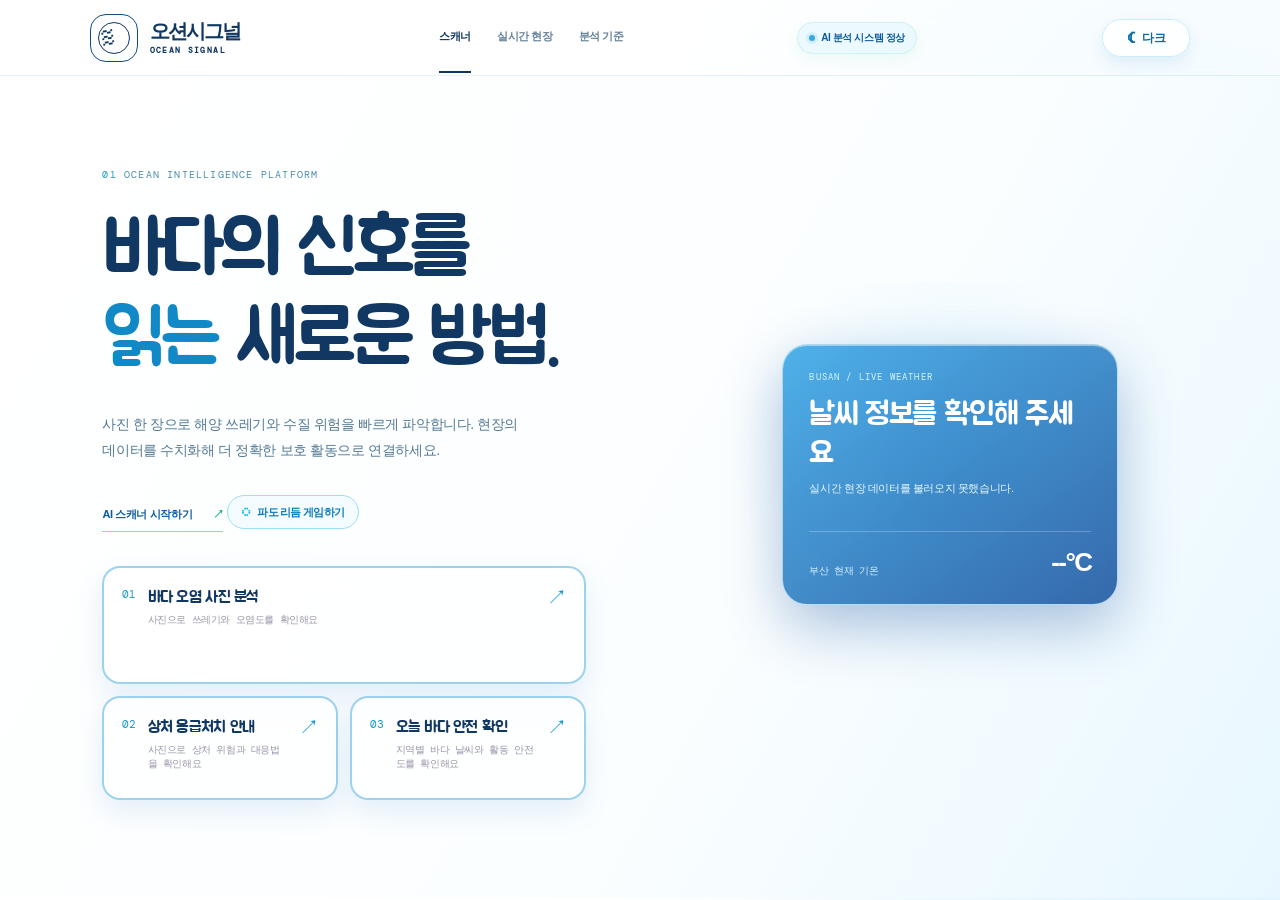
<file: index.html>
<!doctype html>
<html lang="ko">
  <head>
    <meta charset="UTF-8" />
    <meta name="viewport" content="width=device-width, initial-scale=1.0" />
    <meta name="description" content="해양 쓰레기와 수질 위험을 AI 이미지로 분석하는 오션시그널" />
    <title>오션시그널 | AI 해양 오염 스캐너</title>
    <script>if (location.pathname.endsWith('/index.html')) location.replace('./');</script>
    <link rel="preconnect" href="https://fonts.googleapis.com" />
    <link rel="preconnect" href="https://fonts.gstatic.com" crossorigin />
    <link href="https://fonts.googleapis.com/css2?family=DM+Mono:wght@400;500&family=Manrope:wght@400;500;600;700;800&display=swap" rel="stylesheet" />
    <link rel="preconnect" href="https://fonts.googleapis.com" />
    <link rel="preconnect" href="https://fonts.gstatic.com" crossorigin />
    <link href="https://fonts.googleapis.com/css2?family=Jua&display=swap" rel="stylesheet" />
    <link rel="stylesheet" href="styles.css?v=theme4" />
  </head>
  <body class="home-page">
    <div class="page-shell">
      <header class="topbar">
        <a class="brand" href="#top" aria-label="오션시그널 홈">
          <span class="brand-mark">◒</span>
          <span>오션시그널</span>
        </a>
        <nav class="nav-links" aria-label="주요 메뉴">
          <a class="active" href="scanner.html">스캐너</a>
          <a href="report.html">실시간 현장</a>
          <a href="method.html">분석 기준</a>
        </nav>
        <div class="status-pill"><span class="pulse"></span>AI 분석 시스템 정상</div>
      </header>

      <main id="top">
        <section class="hero">
          <div class="hero-copy">
            <div class="eyebrow"><span>01</span> OCEAN INTELLIGENCE PLATFORM</div>
            <h1>바다의 신호를<br /><em>읽는</em> 새로운 방법.</h1>
            <p>사진 한 장으로 해양 쓰레기와 수질 위험을 빠르게 파악합니다. 현장의 데이터를 수치화해 더 정확한 보호 활동으로 연결하세요.</p>
            <a class="text-link" href="scanner.html">AI 스캐너 시작하기 <span>↗</span></a>
            <a class="mini-game-link" href="wave-rhythm.html"><span aria-hidden="true">◌</span> 파도 리듬 게임하기</a>
            <div class="hero-actions" aria-label="빠른 기능 이동">
              <a class="hero-action" href="scanner.html"><span class="hero-action-no">01</span><span><b>바다 오염 사진 분석</b><small>사진으로 쓰레기와 오염도를 확인해요</small></span><i>↗</i></a>
              <a class="hero-action" href="care.html"><span class="hero-action-no">02</span><span><b>상처 응급처치 안내</b><small>사진으로 상처 위험과 대응법을 확인해요</small></span><i>↗</i></a>
              <a class="hero-action" href="report.html"><span class="hero-action-no">03</span><span><b>오늘 바다 안전 확인</b><small>지역별 바다 날씨와 활동 안전도를 확인해요</small></span><i>↗</i></a>
            </div>
          </div>
          <div class="hero-art" aria-label="부산 오늘 바다 활동 안내">
            <div class="orb orb-a"></div><div class="orb orb-b"></div>
            <div class="wave wave-a"></div><div class="wave wave-b"></div>
            <div class="hero-orbit orbit-one"></div><div class="hero-orbit orbit-two"></div>
            <div class="home-weather-panel" role="status" aria-live="polite">
              <span class="home-weather-label">BUSAN / LIVE WEATHER</span>
              <strong id="busanGoValue">부산 바다 조건 확인 중</strong>
              <small id="busanGoDetail">오늘 바다 활동 가능 여부를 불러오고 있습니다.</small>
              <div class="home-temperature"><span>부산 현재 기온</span><b id="busanTemperature">--°C</b></div>
            </div>
          </div>
        </section>

        <section class="section scanner-section" id="scanner">
          <div class="section-heading"><div><span class="section-number">[1]</span><h2>AI 이미지 스캐너</h2></div><p>쓰레기 촬영 &amp; 오염 분석<br /><span>이미지를 업로드하면 오염 유형과 규모를 분석합니다.</span></p></div>
          <div class="scanner-grid">
            <div class="upload-card" id="dropZone">
              <div class="upload-icon">＋</div>
              <h3>현장 이미지를 넣어주세요</h3>
              <p>해변, 해상, 수면 이미지를 드래그하거나<br />파일을 선택해 분석을 시작하세요.</p>
              <label class="button primary" for="fileInput">이미지 선택 <span>↗</span></label>
              <input id="fileInput" type="file" accept="image/*" hidden />
              <div class="file-note">JPG, PNG · 최대 10MB</div>
              <div class="drop-message" id="dropMessage">샘플 이미지로 먼저 체험해보세요.</div>
              <button class="sample-button" id="sampleButton" type="button">샘플 분석 실행</button>
              <div class="ai-control" id="aiControl">
                <div class="ai-control-head"><span class="metric-label">REAL AI VISION</span><span class="ai-secure">KEY NEVER SAVED</span></div>
                <label for="aiApiKey">OpenAI API 키</label>
                <input id="aiApiKey" type="password" placeholder="sk-..." autocomplete="off" spellcheck="false" />
                <div class="ai-control-row">
                  <select id="aiModel" aria-label="AI 모델 선택">
                    <option value="gpt-5.4-mini">GPT-5.4 mini · 균형형</option>
                    <option value="gpt-5.6">GPT-5.6 · 고정밀</option>
                  </select>
                  <button class="button ai-button" id="aiAnalyzeButton" type="button">실제 AI로 분석</button>
                </div>
                <small>키는 이 브라우저에 저장하지 않습니다. 공개 서비스에서는 반드시 서버 프록시를 사용하세요.</small>
                <div class="ai-status" id="aiStatus" role="status">이미지를 선택한 뒤 실제 AI 분석을 실행하세요.</div>
              </div>
            </div>
            <div class="preview-card">
              <div class="card-top"><span>ANALYSIS PREVIEW</span><span class="mono" id="scanState">READY</span></div>
              <div class="preview-visual" id="previewVisual"><div class="preview-water"></div><div class="preview-sun"></div><div class="preview-island"></div><div class="preview-plastic plastic-a"></div><div class="preview-plastic plastic-b"></div><div class="scan-line"></div><div class="preview-placeholder"><span>◉</span><small>분석 이미지 미리보기</small></div></div>
              <div class="preview-footer"><div><span class="mini-label">DETECTED OBJECTS</span><strong id="detectedCount">—</strong></div><div><span class="mini-label">CONFIDENCE</span><strong id="confidence">—</strong></div><div class="analysis-badge" id="analysisBadge">WAITING</div></div>
            </div>
          </div>
        </section>

        <section class="section care-section" id="care">
          <div class="section-heading"><div><span class="section-number">[2]</span><h2>생명 응급 케어 &amp; 약 추천</h2></div><p>해양 상처 촬영 &amp; 초기 대응 가이드<br /><span>갯바위 긁힘, 성게·해조류 접촉 등 상황별 다음 행동을 안내합니다.</span></p></div>
          <div class="care-grid">
            <div class="care-upload-card" id="careDropZone">
              <div class="care-upload-icon">+</div>
              <span class="metric-label">FIRST AID IMAGE CHECK</span>
              <h3>상처 부위를 촬영해 주세요</h3>
              <p>상처 사진을 올리면 위험 신호와 초기 처치 순서를<br />확인하는 데모 분석을 실행합니다.</p>
              <label class="button primary" for="careFileInput">상처 이미지 선택 <span>↗</span></label>
              <input id="careFileInput" type="file" accept="image/*" hidden />
              <button class="sample-button" id="careSampleButton" type="button">샘플 상처 분석 실행</button>
              <div class="care-note">의료 진단·처방이 아닌 응급 대응 참고용 서비스입니다.</div>
            </div>
            <div class="care-result-card">
              <div class="card-top"><span>CARE ANALYSIS</span><span class="mono" id="careState">READY</span></div>
              <div class="care-result-body">
                <div class="care-preview" id="carePreview"><span>＋</span><small>분석 이미지 미리보기</small></div>
                <div class="care-summary"><span class="mini-label">OBSERVED SIGNAL</span><strong id="careSignal">분석 대기 중</strong><span class="care-risk low" id="careRisk">LOW · 초기 처치 확인</span></div>
              </div>
              <div class="care-steps" id="careSteps"><div><b>01</b><span>깨끗한 흐르는 물로 오염물을 씻어냅니다.</span></div><div><b>02</b><span>출혈이 있으면 깨끗한 거즈로 압박합니다.</span></div><div><b>03</b><span>가시·침이 남아 있으면 억지로 제거하지 않습니다.</span></div></div>
              <div class="care-pharmacy"><span class="mini-label">PHARMACY CHECKLIST</span><strong>약사에게 상처 사진과 알레르기 여부를 보여주세요.</strong><span>멸균 거즈 · 생리식염수 · 상처 보호재 등 구매 가능 항목을 확인하세요.</span></div>
            </div>
          </div>
          <div class="emergency-note"><span>!</span><p><strong>즉시 도움을 요청해야 하는 경우</strong><br />호흡 곤란, 의식 저하, 멈추지 않는 출혈, 얼굴·목 부위 부종, 심한 통증이나 전신 알레르기 반응이 있으면 119 또는 가까운 응급실로 연락하세요.</p></div>
        </section>

        <section class="section report-section" id="report">
          <div class="section-heading"><div><span class="section-number">[3]</span><h2>실시간 해양 환경 &amp; 자동 신고</h2></div><p>현장 촬영 · GPS · 기상·해양 데이터<br /><span>오염 규모와 바다 활동 가능 여부를 한 번에 확인합니다.</span></p></div>
          <div class="report-grid">
            <div class="report-capture-card">
              <div class="capture-head"><span class="metric-label">FIELD REPORT / LIVE INPUT</span><span class="live-dot">LIVE</span></div>
              <h3>바다 상태를 촬영하고<br /><em>현장 좌표를 기록하세요.</em></h3>
              <p>사진을 올리면 해양 쓰레기와 표면 오염을 수치화하고, 위치 정보와 함께 신고용 데이터로 정리합니다.</p>
              <label class="button primary" for="reportFileInput">현장 사진 선택 <span>→</span></label>
              <input id="reportFileInput" type="file" accept="image/*" capture="environment" hidden />
              <button class="sample-button" id="reportSampleButton" type="button">샘플 현장 데이터 불러오기</button>
              <div class="report-preview" id="reportPreview"><span>◎</span><small>사진을 선택하면 오염 분석 미리보기가 표시됩니다.</small></div>
              <div class="gps-row"><span class="metric-label">GPS LOCATION</span><strong id="gpsValue">위치 확인 대기</strong><button id="gpsButton" type="button">내 위치 확인</button></div>
            </div>
            <div class="report-data-card">
              <div class="card-top"><span>OCEAN CONDITIONS</span><span class="mono" id="reportState">READY</span></div>
              <a class="mmis-source-link" href="https://marine.kma.go.kr/mmis/" target="_blank" rel="noreferrer">기상청 해양기상기후정보포털(MMIS) 원문 보기 ↗</a>
              <div class="api-connect"><div><span class="metric-label">KMA MARINE OBSERVATION API</span><small>기상청 API허브 인증키를 입력하면 해양기상부이 최신 관측값을 불러옵니다.</small></div><div class="api-form"><input id="kmaApiKey" type="password" placeholder="authKey 입력" autocomplete="off" /><button id="kmaFetchButton" type="button">공식 데이터 불러오기</button></div><span id="kmaStatus">키 미입력 · 샘플 값 표시 중</span></div>
              <div class="khoa-connect"><div><span class="metric-label">BUSAN KHOA LIVE OBSERVATION · DT_0005</span><small>국립해양조사원 부산 조위관측소 실측 풍향·풍속</small></div><div class="api-form"><input id="khoaApiKey" type="password" placeholder="공공데이터포털 키" autocomplete="off" /><button id="khoaFetchButton" type="button">부산 실측 불러오기</button></div><span id="khoaStatus">키 미입력 · 기상청 API를 사용 중</span></div>
              <div class="condition-grid">
                <div><span class="metric-label">MARINE LITTER</span><strong id="litterValue">--</strong><small>items / 100㎡</small></div>
                <div><span class="metric-label">SURFACE POLLUTION</span><strong id="surfaceValue">--</strong><small>risk index / 100</small></div>
                <div><span class="metric-label">WIND</span><strong id="windValue">--</strong><small>풍향 · 풍속</small></div>
                <div><span class="metric-label">SIGNIFICANT WAVE</span><strong id="waveValue">--</strong><small>유의파고</small></div>
              </div>
              <div class="climate-line"><span class="metric-label">MARINE CLIMATE</span><strong id="climateValue">관측 데이터 확인 중</strong><span id="updatedValue">업데이트 대기</span></div>
              <div class="go-card" id="goCard"><span class="go-mark">?</span><div><span class="metric-label">ACTIVITY ADVISORY</span><strong id="goValue">사진 분석 후 판단</strong><p id="goReason">풍랑·오염·기상 조건을 함께 확인합니다.</p></div></div>
              <div class="report-actions"><button class="report-button" id="reportButton" type="button">지자체·해양경찰 신고 데이터 만들기 <span>→</span></button><span id="reportMessage">사진과 좌표를 입력하면 신고 버튼이 활성화됩니다.</span></div>
            </div>
          </div>
          <div class="report-note"><span>i</span><p><strong>신고 전 확인</strong><br />이 화면은 현장 기록을 돕는 데모입니다. 실제 신고는 119, 해양경찰 122 또는 관할 지자체 공식 채널을 이용하고, 기상·파고가 나쁠 때는 바다에 들어가지 마세요.</p></div>
        </section>

        <section class="section insights-section" id="insights">
          <div class="section-heading"><div><span class="section-number">[2]</span><h2>오염 인사이트</h2></div><p>수질 및 표면 위험 분석<br /><span>비전 AI가 발견한 위험 신호를 한눈에 확인하세요.</span></p></div>
          <div class="insight-grid">
            <article class="metric-card metric-dark"><span class="metric-label">TOTAL DETECTED TODAY</span><div class="metric-value">1,284 <small>items</small></div><div class="sparkline"><i></i><i></i><i></i><i></i><i></i><i></i><i></i><i></i><i></i><i></i><i></i><i></i></div><span class="metric-foot up">↑ 12.8% <b>vs last week</b></span></article>
            <article class="metric-card"><span class="metric-label">SURFACE RISK INDEX</span><div class="metric-value teal">18 <small>/ 100</small></div><div class="meter"><span style="width:18%"></span></div><span class="metric-foot">안전한 상태 <b>LOW RISK</b></span></article>
            <article class="metric-card"><span class="metric-label">DOMINANT POLLUTANT</span><div class="metric-value">Plastic</div><div class="chip-row"><span>PET 42%</span><span>Styrofoam 28%</span><span>Fishing gear 17%</span></div><span class="metric-foot">최근 7일 분석 기준</span></article>
          </div>
        </section>

        <section class="risk-banner" id="method"><div class="risk-badge">◌</div><div><span class="eyebrow">OCEAN RISK SIGNAL / 2024.06.12</span><h2>기름 유출, 적조, 변색, 거품까지<br /><em>숫자로 보이지 않던 위험을 보이게.</em></h2></div><div class="risk-score"><span>CURRENT SCORE</span><strong>18</strong><small>LOW</small></div></section>
      </main>
    </div>
    <script src="script.js?v=theme3"></script>
  </body>
</html>
</file>
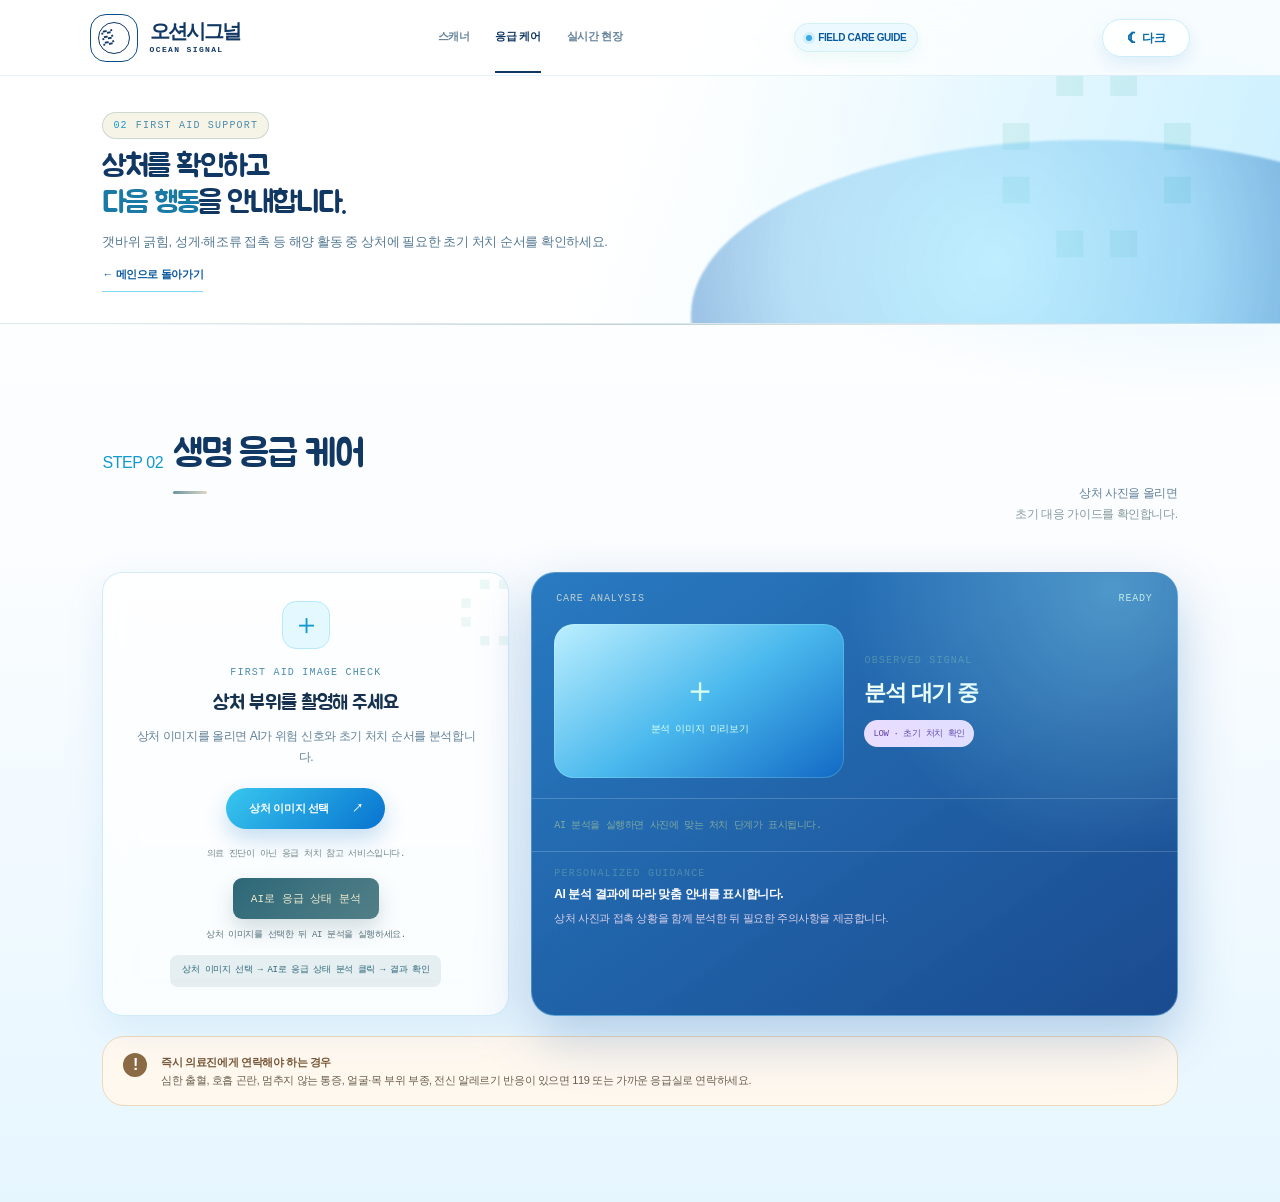
<file: care.html>
<!doctype html>
<html lang="ko"><head><meta charset="UTF-8"/><meta name="viewport" content="width=device-width,initial-scale=1"/><title>응급 케어 | 오션시그널</title><link rel="preconnect" href="https://fonts.googleapis.com"/><link rel="preconnect" href="https://fonts.gstatic.com" crossorigin/><link href="https://fonts.googleapis.com/css2?family=Jua&display=swap" rel="stylesheet"/><link rel="stylesheet" href="styles.css?v=theme3"/></head>
<body><div class="page-shell"><header class="topbar"><a class="brand" href="index.html"><span class="brand-mark">◌</span><span>오션시그널</span></a><nav class="nav-links" aria-label="주요 메뉴"><a href="scanner.html">스캐너</a><a class="active" href="care.html">응급 케어</a><a href="report.html">실시간 현장</a></nav><div class="status-pill"><span class="pulse"></span>FIELD CARE GUIDE</div></header><main><section class="page-hero page-hero-soft"><span class="eyebrow"><span>02</span> FIRST AID SUPPORT</span><h1>상처를 확인하고<br/><em>다음 행동</em>을 안내합니다.</h1><p>갯바위 긁힘, 성게·해조류 접촉 등 해양 활동 중 상처에 필요한 초기 처치 순서를 확인하세요.</p><a class="text-link" href="index.html">← 메인으로 돌아가기</a></section><section class="section care-section" id="care"><div class="section-heading"><div><span class="section-number">STEP 02</span><h2>생명 응급 케어</h2></div><p>상처 사진을 올리면<br/><span>초기 대응 가이드를 확인합니다.</span></p></div><div class="care-grid"><div class="care-upload-card" id="careDropZone"><div class="care-upload-icon">＋</div><span class="metric-label">FIRST AID IMAGE CHECK</span><h3>상처 부위를 촬영해 주세요</h3><p>사진을 올리면 위험 신호와<br/>초기 처치 순서를 확인하는 데모 분석을 실행합니다.</p><label class="button primary" for="careFileInput">상처 이미지 선택 <span>↗</span></label><input id="careFileInput" type="file" accept="image/*" hidden/><button class="sample-button" id="careSampleButton" type="button">샘플 상처 분석 실행</button><div class="care-note">의료 진단이 아닌 응급 처치 참고 서비스입니다.</div></div><div class="care-result-card"><div class="card-top"><span>CARE ANALYSIS</span><span class="mono" id="careState">READY</span></div><div class="care-result-body"><div class="care-preview" id="carePreview"><span>＋</span><small>분석 이미지 미리보기</small></div><div class="care-summary"><span class="mini-label">OBSERVED SIGNAL</span><strong id="careSignal">분석 대기 중</strong><span class="care-risk low" id="careRisk">LOW · 초기 처치 확인</span></div></div><div class="care-steps" id="careSteps"><div><b>01</b><span>깨끗한 흐르는 물로 오염물과 이물질을 씻어냅니다.</span></div><div><b>02</b><span>출혈이 있으면 깨끗한 거즈로 압박합니다.</span></div><div><b>03</b><span>가시나 독성 물질은 무리하게 제거하지 않습니다.</span></div></div><div class="care-pharmacy"><span class="mini-label">PHARMACY CHECKLIST</span><strong>약사에게 상처 사진과 접촉 상황을 보여주세요.</strong><span>소독용 거즈·상처 보호 밴드·연고 구매 가능 여부를 확인하세요.</span></div></div></div><div class="emergency-note"><span>!</span><p><strong>즉시 의료진에게 연락해야 하는 경우</strong><br/>심한 출혈, 호흡 곤란, 멈추지 않는 통증, 얼굴·목 부위 부종, 전신 알레르기 반응이 있으면 119 또는 가까운 응급실로 연락하세요.</p></div></section></main></div><script src="script.js?v=theme3"></script></body></html>
</file>
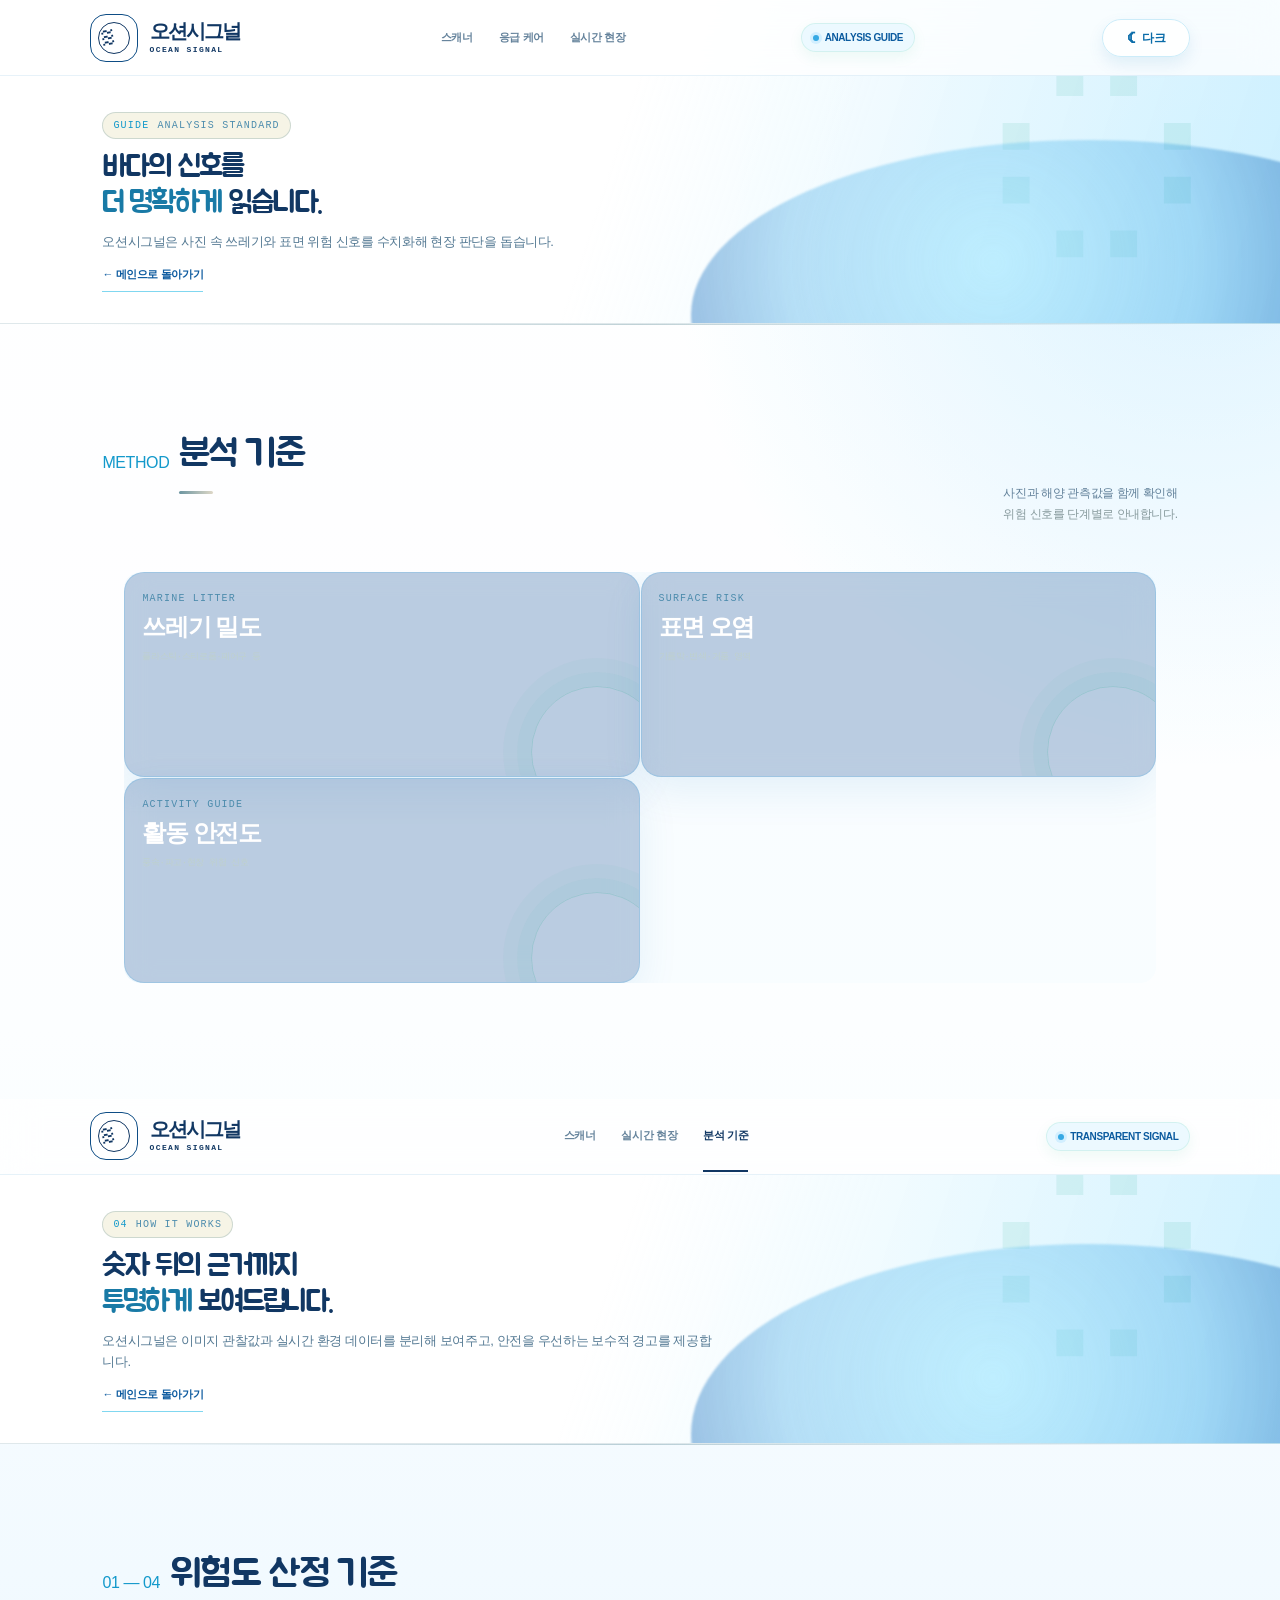
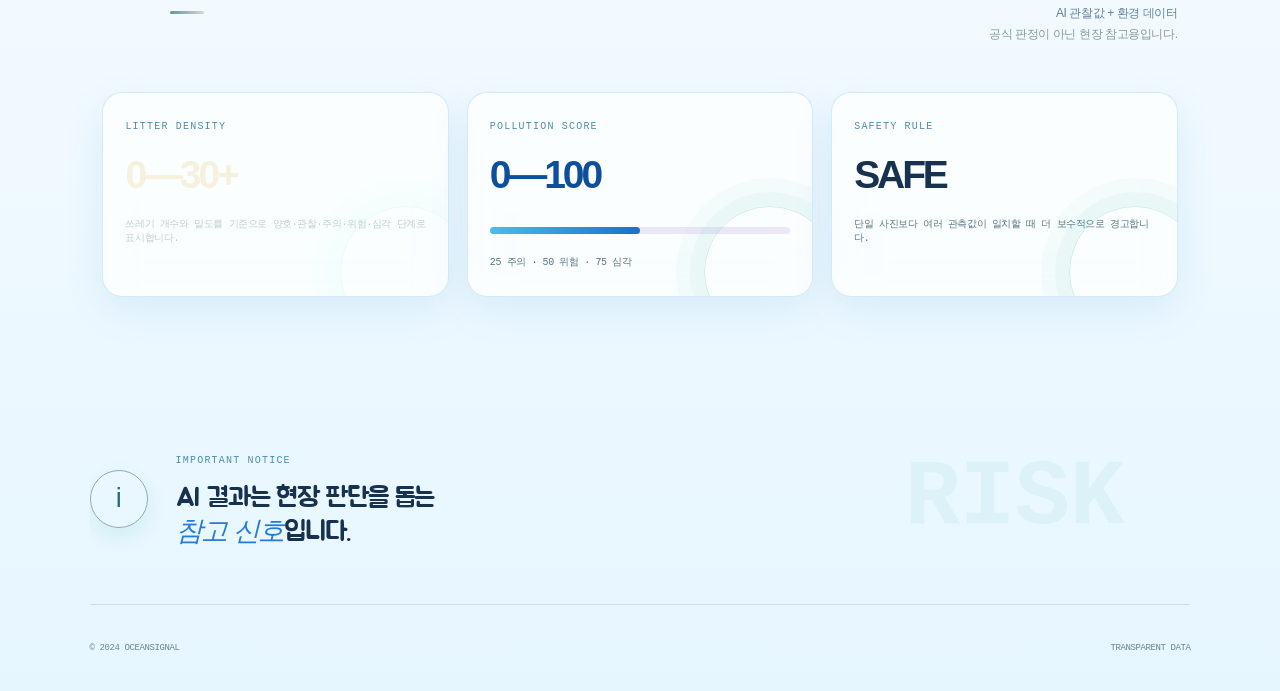
<file: method.html>
<!doctype html>
<html lang="ko">
<head>
  <meta charset="UTF-8" />
  <meta name="viewport" content="width=device-width,initial-scale=1" />
  <title>분석 기준 | 오션시그널</title>
  <link rel="preconnect" href="https://fonts.googleapis.com" />
  <link rel="preconnect" href="https://fonts.gstatic.com" crossorigin />
  <link href="https://fonts.googleapis.com/css2?family=Jua&display=swap" rel="stylesheet" />
  <link rel="stylesheet" href="styles.css?v=theme3" />
</head>
<body>
  <div class="page-shell">
    <header class="topbar">
      <a class="brand" href="index.html"><span class="brand-mark">◌</span><span>오션시그널</span></a>
      <nav class="nav-links" aria-label="주요 메뉴"><a href="scanner.html">스캐너</a><a href="care.html">응급 케어</a><a href="report.html">실시간 현장</a></nav>
      <div class="status-pill"><span class="pulse"></span>ANALYSIS GUIDE</div>
    </header>
    <main>
      <section class="page-hero page-hero-soft">
        <span class="eyebrow"><span>GUIDE</span> ANALYSIS STANDARD</span>
        <h1>바다의 신호를<br /><em>더 명확하게</em> 읽습니다.</h1>
        <p>오션시그널은 사진 속 쓰레기와 표면 위험 신호를 수치화해 현장 판단을 돕습니다.</p>
        <a class="text-link" href="index.html">← 메인으로 돌아가기</a>
      </section>
      <section class="section">
        <div class="section-heading"><div><span class="section-number">METHOD</span><h2>분석 기준</h2></div><p>사진과 해양 관측값을 함께 확인해<br /><span>위험 신호를 단계별로 안내합니다.</span></p></div>
        <div class="condition-grid">
          <div class="metric-card"><span class="metric-label">MARINE LITTER</span><strong>쓰레기 밀도</strong><small>플라스틱·스티로폼·폐어구 등</small></div>
          <div class="metric-card"><span class="metric-label">SURFACE RISK</span><strong>표면 오염</strong><small>기름막·변색·거품 영역</small></div>
          <div class="metric-card"><span class="metric-label">ACTIVITY GUIDE</span><strong>활동 안전도</strong><small>풍속·파고·현장 위험 신호</small></div>
        </div>
      </section>
    </main>
  </div>
  <script src="script.js?v=theme3"></script>
</body>
</html>
<!doctype html>
<html lang="ko"><head><meta charset="UTF-8"/><meta name="viewport" content="width=device-width,initial-scale=1"/><title>분석 기준 | 오션시그널</title><link rel="preconnect" href="https://fonts.googleapis.com"/><link rel="preconnect" href="https://fonts.gstatic.com" crossorigin/><link href="https://fonts.googleapis.com/css2?family=Jua&display=swap" rel="stylesheet"/><link rel="stylesheet" href="styles.css?v=app-ui22"/></head>
<body><div class="page-shell"><header class="topbar"><a class="brand" href="index.html"><span class="brand-mark">◌</span><span>오션시그널</span></a><nav class="nav-links" aria-label="주요 메뉴"><a href="scanner.html">스캐너</a><a href="report.html">실시간 현장</a><a class="active" href="method.html">분석 기준</a></nav><div class="status-pill"><span class="pulse"></span>TRANSPARENT SIGNAL</div></header><main><section class="page-hero page-hero-soft"><span class="eyebrow"><span>04</span> HOW IT WORKS</span><h1>숫자 뒤의 근거까지<br/><em>투명하게</em> 보여드립니다.</h1><p>오션시그널은 이미지 관찰값과 실시간 환경 데이터를 분리해 보여주고, 안전을 우선하는 보수적 경고를 제공합니다.</p><a class="text-link" href="index.html">← 메인으로 돌아가기</a></section><section class="section insights-section"><div class="section-heading"><div><span class="section-number">01 — 04</span><h2>위험도 산정 기준</h2></div><p>AI 관찰값 + 환경 데이터<br/><span>공식 판정이 아닌 현장 참고용입니다.</span></p></div><div class="insight-grid"><article class="metric-card metric-dark"><span class="metric-label">LITTER DENSITY</span><div class="metric-value">0—30+</div><p class="metric-foot">쓰레기 개수와 밀도를 기준으로 양호·관찰·주의·위험·심각 단계로 표시합니다.</p></article><article class="metric-card"><span class="metric-label">POLLUTION SCORE</span><div class="metric-value teal">0—100</div><div class="meter"><span style="width:50%"></span></div><span class="metric-foot">25 주의 · 50 위험 · 75 심각</span></article><article class="metric-card"><span class="metric-label">SAFETY RULE</span><div class="metric-value">SAFE</div><p class="metric-foot">단일 사진보다 여러 관측값이 일치할 때 더 보수적으로 경고합니다.</p></article></div></section><section class="risk-banner"><div class="risk-badge">i</div><div><span class="eyebrow">IMPORTANT NOTICE</span><h2>AI 결과는 현장 판단을 돕는<br/><em>참고 신호</em>입니다.</h2></div></section></main><footer><span>© 2024 OCEANSIGNAL</span><span>TRANSPARENT DATA</span></footer></div></body></html>
</file>
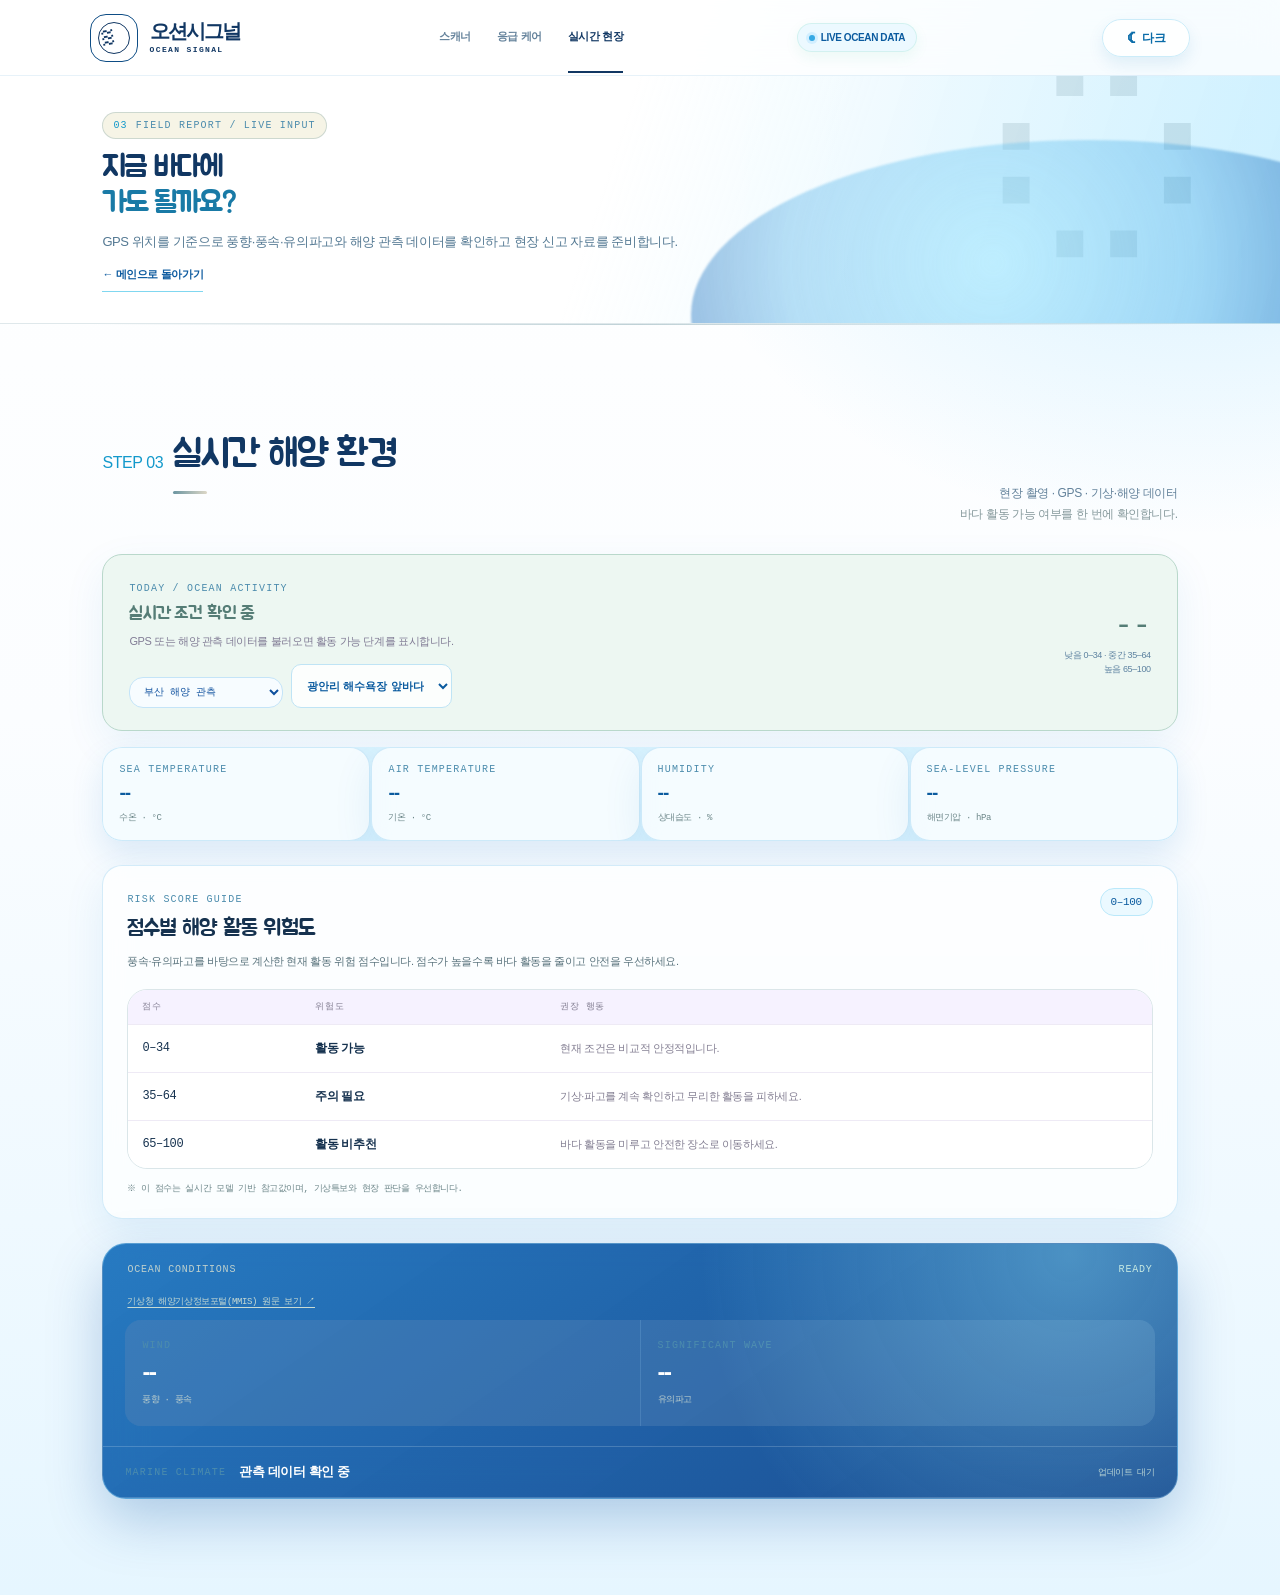
<file: report.html>
<!doctype html>
<html lang="ko"><head><meta charset="UTF-8"/><meta name="viewport" content="width=device-width,initial-scale=1"/><title>실시간 현장 | 오션시그널</title><link rel="preconnect" href="https://fonts.googleapis.com"/><link rel="preconnect" href="https://fonts.gstatic.com" crossorigin/><link href="https://fonts.googleapis.com/css2?family=Jua&display=swap" rel="stylesheet"/><link rel="stylesheet" href="styles.css?v=theme3"/></head>
<body><div class="page-shell"><header class="topbar"><a class="brand" href="index.html"><span class="brand-mark">◌</span><span>오션시그널</span></a><nav class="nav-links" aria-label="주요 메뉴"><a href="scanner.html">스캐너</a><a href="care.html">응급 케어</a><a class="active" href="report.html">실시간 현장</a></nav><div class="status-pill"><span class="pulse"></span>LIVE OCEAN DATA</div></header><main><section class="page-hero page-hero-blue"><span class="eyebrow"><span>03</span> FIELD REPORT / LIVE INPUT</span><h1>지금 바다에<br/><em>가도 될까요?</em></h1><p>GPS 위치를 기준으로 풍향·풍속·유의파고와 해양 관측 데이터를 확인하고 현장 신고 자료를 준비합니다.</p><a class="text-link" href="index.html">← 메인으로 돌아가기</a></section><section class="section report-section" id="report"><div class="section-heading"><div><span class="section-number">STEP 03</span><h2>실시간 해양 환경</h2></div><p>현장 촬영 · GPS · 기상·해양 데이터<br/><span>바다 활동 가능 여부를 한 번에 확인합니다.</span></p></div><div class="report-grid"><div class="report-capture-card"><div class="capture-head"><span class="metric-label">FIELD REPORT / LIVE INPUT</span><span class="live-dot">LIVE</span></div><h3>바다 상태를 촬영하고<br/><em>현장 좌표를 기록하세요.</em></h3><p>사진을 올리면 오염 분석 미리보기가 표시됩니다. GPS를 허용하면 현재 위치의 실시간 해양 조건을 불러옵니다.</p><label class="button primary" for="reportFileInput">현장 사진 선택 <span>↗</span></label><input id="reportFileInput" type="file" accept="image/*" capture="environment" hidden/><button class="sample-button" id="reportSampleButton" type="button">샘플 현장 데이터 불러오기</button><div class="report-preview" id="reportPreview"><span>◎</span><small>사진을 선택하면 분석 미리보기가 표시됩니다.</small></div><div class="gps-row"><span class="metric-label">GPS LOCATION</span><strong id="gpsValue">위치 확인 대기</strong><button id="gpsButton" type="button">내 위치 확인</button></div></div><div class="report-data-card"><div class="card-top"><span>OCEAN CONDITIONS</span><span class="mono" id="reportState">READY</span></div><a class="mmis-source-link" href="https://marine.kma.go.kr/mmis/" target="_blank" rel="noreferrer">기상청 해양기상정보포털(MMIS) 원문 보기 ↗</a><div class="api-connect"><div><span class="metric-label">KMA MARINE OBSERVATION API</span><small>인증키가 있으면 최신 관측값을 불러옵니다.</small></div><div class="api-form"><input id="kmaApiKey" type="password" placeholder="authKey 입력" autocomplete="off"/><button id="kmaFetchButton" type="button">데이터 불러오기</button></div><span id="kmaStatus">위치 기반 샘플값 표시 중</span></div><div class="condition-grid"><div><span class="metric-label">MARINE LITTER</span><strong id="litterValue">--</strong><small>items / 100㎡</small></div><div><span class="metric-label">SURFACE POLLUTION</span><strong id="surfaceValue">--</strong><small>risk index / 100</small></div><div><span class="metric-label">WIND</span><strong id="windValue">--</strong><small>풍향 · 풍속</small></div><div><span class="metric-label">SIGNIFICANT WAVE</span><strong id="waveValue">--</strong><small>유의파고</small></div></div><div class="climate-line"><span class="metric-label">MARINE CLIMATE</span><strong id="climateValue">관측 데이터 확인 중</strong><span id="updatedValue">업데이트 대기</span></div><div class="go-card" id="goCard"><span class="go-mark">?</span><div><span class="metric-label">ACTIVITY ADVISORY</span><strong id="goValue">사진 분석 후 판단</strong><p id="goReason">풍랑·오염·기상 조건을 함께 확인합니다.</p></div></div><div class="report-actions"><button class="report-button" id="reportButton" type="button">지자체·해양경찰 신고 자료 만들기<span>↗</span></button><span id="reportMessage">사진과 좌표를 확인하면 신고 버튼이 활성화됩니다.</span></div></div></div></section></main></div><script src="script.js?v=theme3"></script></body></html>
</file>
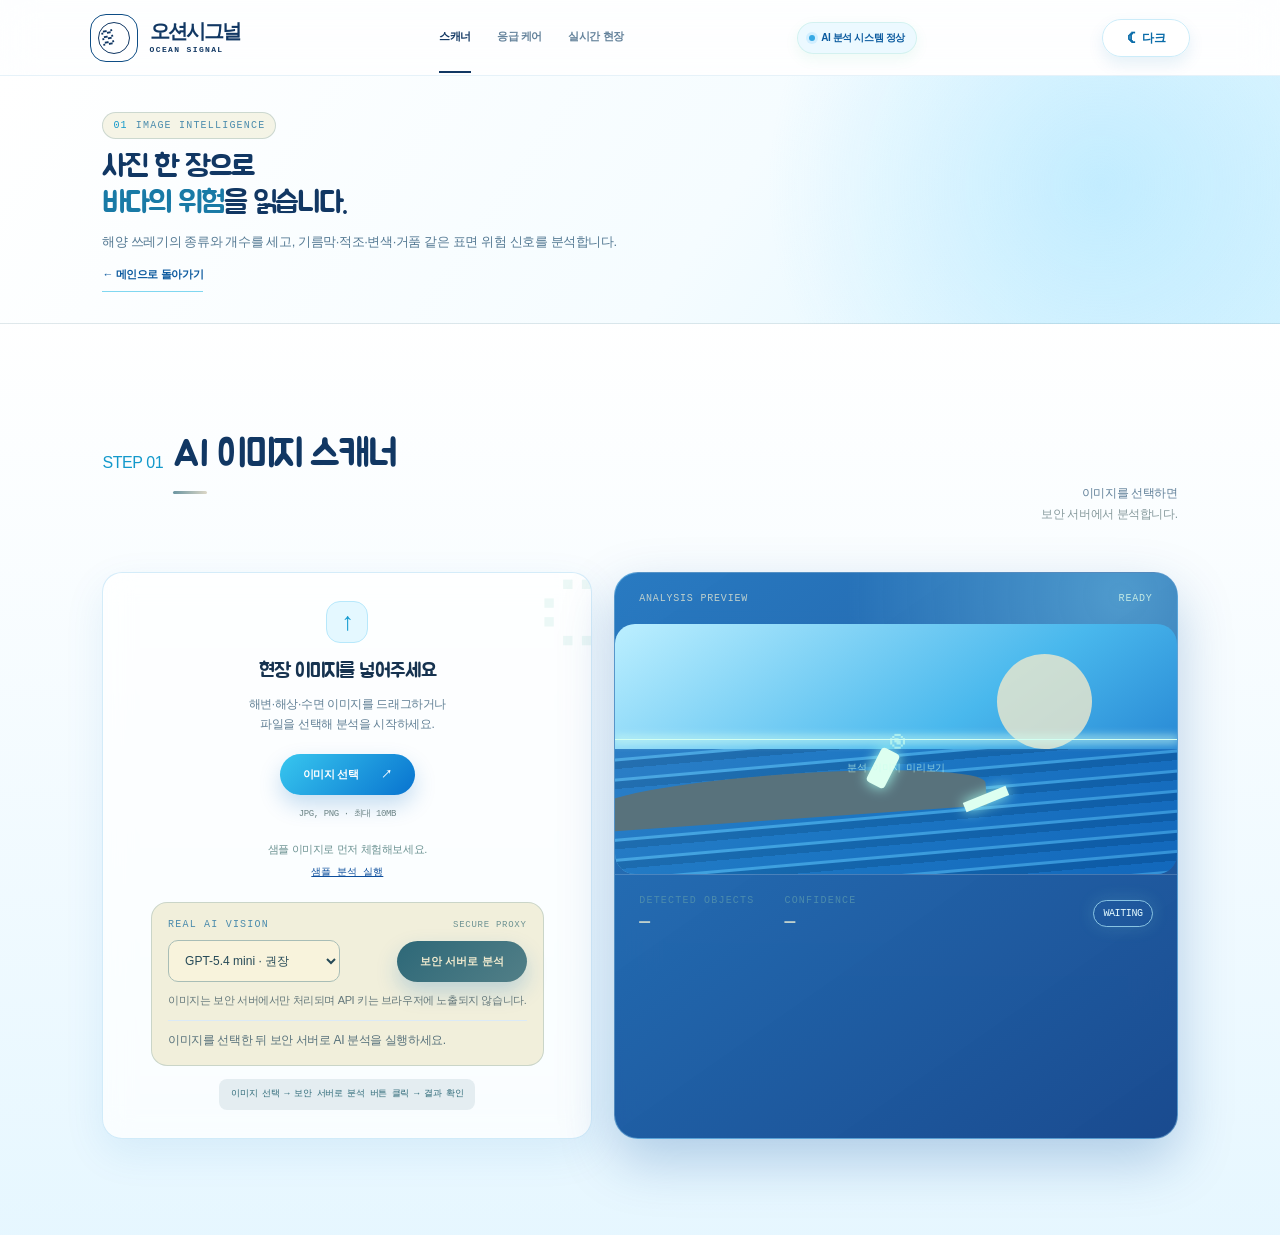
<file: scanner.html>
<!doctype html>
<html lang="ko"><head><meta charset="UTF-8"/><meta name="viewport" content="width=device-width,initial-scale=1"/><title>AI 이미지 스캐너 | 오션시그널</title><link rel="preconnect" href="https://fonts.googleapis.com"/><link rel="preconnect" href="https://fonts.gstatic.com" crossorigin/><link href="https://fonts.googleapis.com/css2?family=Jua&display=swap" rel="stylesheet"/><link rel="stylesheet" href="styles.css?v=theme3"/></head>
<body class="scanner-page"><div class="page-shell"><header class="topbar"><a class="brand" href="index.html"><span class="brand-mark">◌</span><span>오션시그널</span></a><nav class="nav-links" aria-label="주요 메뉴"><a class="active" href="scanner.html">스캐너</a><a href="care.html">응급 케어</a><a href="report.html">실시간 현장</a></nav><div class="status-pill"><span class="pulse"></span>AI 분석 시스템 정상</div></header>
<main><section class="page-hero"><span class="eyebrow"><span>01</span> IMAGE INTELLIGENCE</span><h1>사진 한 장으로<br/><em>바다의 위험</em>을 읽습니다.</h1><p>해양 쓰레기의 종류와 개수를 세고, 기름막·적조·변색·거품 같은 표면 위험 신호를 분석합니다.</p><a class="text-link" href="index.html">← 메인으로 돌아가기</a></section>
<section class="section scanner-section" id="scanner"><div class="section-heading"><div><span class="section-number">STEP 01</span><h2>AI 이미지 스캐너</h2></div><p>이미지를 선택하면<br/><span>보안 서버에서 분석합니다.</span></p></div><div class="scanner-grid"><div class="upload-card" id="dropZone"><div class="upload-icon">↑</div><h3>현장 이미지를 넣어주세요</h3><p>해변·해상·수면 이미지를 드래그하거나<br/>파일을 선택해 분석을 시작하세요.</p><label class="button primary" for="fileInput">이미지 선택 <span>↗</span></label><input id="fileInput" type="file" accept="image/*" hidden/><div class="file-note">JPG, PNG · 최대 10MB</div><div class="drop-message" id="dropMessage">샘플 이미지로 먼저 체험해보세요.</div><button class="sample-button" id="sampleButton" type="button">샘플 분석 실행</button><div class="ai-control" id="aiControl"><div class="ai-control-head"><span class="metric-label">REAL AI VISION</span><span class="ai-secure">SECURE PROXY</span></div><div class="ai-control-row"><select id="aiModel" aria-label="AI 모델 선택"><option value="gpt-5.4-mini">GPT-5.4 mini · 권장</option><option value="gpt-5.6">GPT-5.6 · 고정밀</option></select><button class="button ai-button" id="aiAnalyzeButton" type="button">보안 서버로 분석</button></div><small>이미지는 보안 서버에서만 처리되며 API 키는 브라우저에 노출되지 않습니다.</small><div class="ai-status" id="aiStatus" role="status">이미지를 선택한 뒤 AI 분석을 실행하세요.</div></div></div><div class="preview-card"><div class="card-top"><span>ANALYSIS PREVIEW</span><span class="mono" id="scanState">READY</span></div><div class="preview-visual" id="previewVisual"><div class="preview-water"></div><div class="preview-sun"></div><div class="preview-island"></div><div class="preview-plastic plastic-a"></div><div class="preview-plastic plastic-b"></div><div class="scan-line"></div><div class="preview-placeholder"><span>◉</span><small>분석 이미지 미리보기</small></div></div><div class="preview-footer"><div><span class="mini-label">DETECTED OBJECTS</span><strong id="detectedCount">—</strong></div><div><span class="mini-label">CONFIDENCE</span><strong id="confidence">—</strong></div><div class="analysis-badge" id="analysisBadge">WAITING</div></div></div></div></section></main></div><script src="script.js?v=theme3"></script></body></html>
</file>
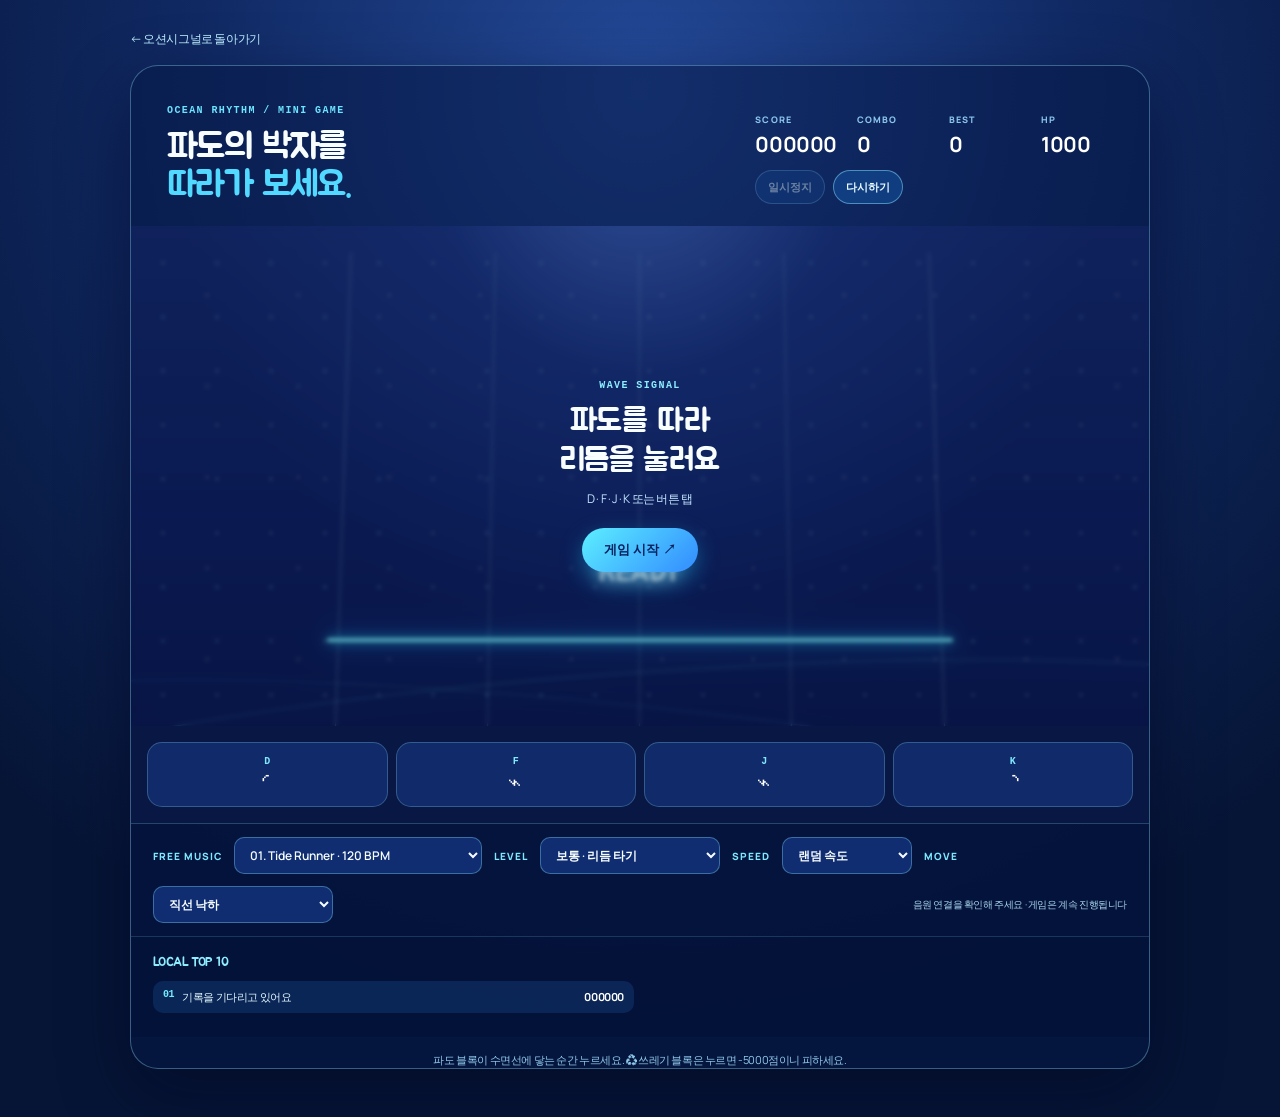
<file: wave-rhythm.html>
<!doctype html>
<html lang="ko">
<head>
  <meta charset="UTF-8" />
  <meta name="viewport" content="width=device-width, initial-scale=1.0" />
  <title>파도 리듬 | 오션시그널</title>
  <link rel="preconnect" href="https://fonts.googleapis.com" />
  <link rel="preconnect" href="https://fonts.gstatic.com" crossorigin />
  <link href="https://fonts.googleapis.com/css2?family=Jua&family=Manrope:wght@500;600;700;800&display=swap" rel="stylesheet" />
  <link rel="stylesheet" href="styles.css?v=app-ui22" />
  <style>
    .rhythm-trackbar{display:flex;align-items:center;gap:12px;padding:13px 22px;background:rgba(4,19,59,.76);border-top:1px solid rgba(147,231,255,.24);color:#d9f5ff;flex-wrap:wrap}.rhythm-trackbar label{font-size:10px;font-weight:800;letter-spacing:.1em;color:#7ee8ff}.rhythm-trackbar select{min-width:180px;border:1px solid rgba(130,228,255,.36);border-radius:10px;padding:8px 11px;background:#112d71;color:#f6fdff;font:600 12px 'Manrope','Noto Sans KR',sans-serif}.rhythm-trackbar #rhythmSpeedMode{min-width:130px}.rhythm-trackbar small{margin-left:auto;color:#a9d7ee;font-size:10px}.rhythm-actions{display:flex;gap:8px;margin-top:12px}.rhythm-actions button,.rank-save{border:1px solid rgba(141,231,255,.48);border-radius:999px;padding:8px 12px;background:rgba(20,83,158,.55);color:#e8fbff;font:700 11px 'Manrope','Noto Sans KR',sans-serif;cursor:pointer}.rhythm-actions button:hover:not(:disabled),.rank-save:hover:not(:disabled){background:#1b91d4}.rhythm-actions button:disabled,.rank-save:disabled{opacity:.42;cursor:not-allowed}.rank-entry{display:flex;align-items:center;justify-content:center;flex-wrap:wrap;gap:7px;margin:4px auto 0;max-width:320px}.rank-entry input{width:104px;border:1px solid rgba(141,231,255,.54);border-radius:999px;padding:8px 11px;background:rgba(5,27,80,.75);color:#fff;font:700 11px 'Manrope','Noto Sans KR',sans-serif}.rank-entry small{width:100%;color:#c2ecff}.rhythm-ranking{padding:18px 22px 24px;background:rgba(3,14,52,.5);border-top:1px solid rgba(141,231,255,.17)}.rhythm-ranking h2{margin:0 0 10px;font:700 13px 'Manrope','Noto Sans KR',sans-serif;letter-spacing:.08em;color:#8eeeff}.rhythm-ranking ol{display:grid;grid-template-columns:repeat(2,minmax(0,1fr));gap:7px 12px;margin:0;padding:0;list-style:none;counter-reset:rank}.rhythm-ranking li{counter-increment:rank;display:flex;justify-content:space-between;gap:8px;padding:8px 10px;border-radius:10px;background:rgba(37,109,187,.22);color:#e5f8ff;font-size:11px}.rhythm-ranking li:before{content:counter(rank,decimal-leading-zero);color:#75eaff;font:700 10px 'DM Mono',monospace}.rhythm-ranking li span{margin-right:auto;overflow:hidden;text-overflow:ellipsis;white-space:nowrap}.rhythm-ranking li b{color:#fff}@media(max-width:650px){.rhythm-trackbar{align-items:flex-start;padding:12px 16px}.rhythm-trackbar select{flex:1;min-width:0}.rhythm-trackbar small{width:100%;margin-left:0}.rhythm-actions{margin-top:8px}.rhythm-ranking{padding:16px}.rhythm-ranking ol{grid-template-columns:1fr}}
    .rhythm-note{width:52px;height:52px;top:-66px;border-radius:55% 45% 58% 42%/42% 48% 52% 58%;transform-origin:50% 75%;background:linear-gradient(145deg,#e5ffff 0 12%,#49dcff 38%,#1d83e8 76%);clip-path:polygon(50% 0,91% 42%,82% 82%,50% 100%,18% 82%,9% 42%);box-shadow:0 0 12px #d1ffff,0 0 32px #20cfff}.rhythm-note:after{content:'⌁';position:absolute;inset:9px 0 0;text-align:center;color:#f2ffff;font:700 25px/1 Georgia,serif;text-shadow:0 0 8px #0f76dc}.rhythm-note b{inset:7px;border-color:rgba(237,255,255,.6);border-radius:50%;transform:scale(.76)}.lane-1{background:linear-gradient(145deg,#f2dfff,#bd79ff);box-shadow:0 0 14px #e8cfff,0 0 32px #a864ff}.lane-2{background:linear-gradient(145deg,#fffcc8,#ffd65d);box-shadow:0 0 14px #fff6b0,0 0 32px #ffbd38}.lane-3{background:linear-gradient(145deg,#ffd5f2,#ff68c8);box-shadow:0 0 14px #ffd5f6,0 0 32px #ff61c7}.rhythm-burst{position:absolute;z-index:8;left:calc(50% - 4px);bottom:16%;width:9px;height:9px;border-radius:50%;background:#eaffff;box-shadow:0 -18px 0 -2px #7df7ff,16px -10px 0 -2px #4ad9ff,19px 6px 0 -2px #c5ffff,8px 18px 0 -2px #55bfff,-9px 18px 0 -2px #b4fbff,-18px 6px 0 -2px #58ddff,-16px -10px 0 -2px #d5ffff;animation:waveBurst .42s ease-out forwards;pointer-events:none}.rhythm-burst.good{background:#fffbd2;box-shadow:0 -17px 0 -2px #fff7a0,15px -8px 0 -2px #ffda62,17px 8px 0 -2px #fff1a0,7px 17px 0 -2px #ffcf4f,-8px 17px 0 -2px #fff2a9,-17px 8px 0 -2px #ffd45b,-15px -8px 0 -2px #fffbd2}@keyframes waveBurst{from{transform:scale(.35);opacity:1}to{transform:scale(2.2);opacity:0}}
  </style>
  <style>
    .rhythm-note{left:7px;width:calc(100% - 14px);height:34px;top:-42px;border:2px solid rgba(228,254,255,.92);border-radius:10px;clip-path:none;transform-origin:center;background:linear-gradient(90deg,#dfffff 0%,#61def6 28%,#1597df 65%,#064fa9 100%);box-shadow:0 0 15px rgba(151,245,255,.92),0 7px 20px rgba(0,82,178,.42),inset 0 1px 0 rgba(255,255,255,.85)}.rhythm-note:before{content:'';position:absolute;left:11px;right:11px;top:7px;height:2px;border-radius:99px;background:rgba(239,255,255,.8);box-shadow:0 0 10px #a3f5ff}.rhythm-note:after{content:'';position:absolute;left:50%;bottom:7px;width:10px;height:10px;transform:translateX(-50%);border:1px solid rgba(239,255,255,.72);border-radius:50%;background:radial-gradient(circle,#e9ffff 0 18%,#55dff7 22% 52%,rgba(13,110,207,.25) 56%);box-shadow:0 0 9px rgba(188,252,255,.95)}.rhythm-note b{display:none}.rhythm-note.lane-1{background:linear-gradient(90deg,#e8ffff,#71d8ef 28%,#1674c5 100%)}.rhythm-note.lane-2{background:linear-gradient(90deg,#ebffff,#69dcf8 30%,#0d85ca 100%)}.rhythm-note.lane-3{background:linear-gradient(90deg,#d1f5ff,#49bce8 28%,#064795 100%)}.rhythm-note.trash-note{border-color:#ffd59d;background:linear-gradient(90deg,#ffd99d,#f59a3d 48%,#a84d15 100%);box-shadow:0 0 14px rgba(255,197,94,.9),0 7px 20px rgba(167,72,20,.42)}.rhythm-note.trash-note:before{background:#fff0c2;box-shadow:0 0 11px #ffd36e}.rhythm-note.trash-note:after{content:'♻';inset:auto;left:50%;bottom:6px;width:auto;height:auto;transform:translateX(-50%);border:0;background:transparent;color:#fff2cd;text-align:center;font:700 20px/1 Arial,sans-serif;text-shadow:0 0 8px #78340f;box-shadow:none}.rhythm-note.trash-note b{display:none}@media(max-width:650px){.rhythm-note{left:5px;width:calc(100% - 10px);height:27px;top:-35px;border-radius:8px}.rhythm-note:before{top:5px}.rhythm-note:after{bottom:5px;width:8px;height:8px}.rhythm-note.trash-note:after{bottom:4px;font-size:16px}}
  </style>
</head>
<body class="rhythm-page">
  <main class="rhythm-shell">
    <a class="rhythm-back" href="index.html">← 오션시그널로 돌아가기</a>
    <section class="rhythm-game" aria-label="파도 리듬 게임">
      <header class="rhythm-head">
        <div><span class="rhythm-kicker">OCEAN RHYTHM / MINI GAME</span><h1>파도의 박자를<br /><em>따라가 보세요.</em></h1></div>
        <div><div class="rhythm-stats"><div><span>SCORE</span><b id="rhythmScore">000000</b></div><div><span>COMBO</span><b id="rhythmCombo">0</b></div><div><span>BEST</span><b id="rhythmBest">0</b></div><div><span>HP</span><b id="rhythmHp">1000</b></div></div><div class="rhythm-actions" aria-label="게임 제어"><button id="rhythmPauseButton" type="button" disabled>일시정지</button><button id="rhythmRestartButton" type="button">다시하기</button></div></div>
      </header>
      <div class="rhythm-board" id="rhythmBoard">
        <div class="rhythm-stars"></div>
        <div class="rhythm-wave wave-one"></div><div class="rhythm-wave wave-two"></div>
        <div class="rhythm-lanes" aria-label="D F J K 키 또는 아래 파도 버튼을 누르세요"><div class="hit-line"></div><div class="lane" data-lane="0"></div><div class="lane" data-lane="1"></div><div class="lane" data-lane="2"></div><div class="lane" data-lane="3"></div></div>
        <div class="rhythm-feedback" id="rhythmFeedback" aria-live="polite">READY</div>
        <div class="rhythm-start" id="rhythmStart"><span>WAVE SIGNAL</span><strong>파도를 따라<br />리듬을 눌러요</strong><small>D · F · J · K 또는 버튼 탭</small><button id="rhythmStartButton" type="button">게임 시작 ↗</button></div>
        <div class="rhythm-end" id="rhythmEnd" hidden><span>OCEAN RHYTHM COMPLETE</span><strong id="rhythmResult">좋았어요!</strong><small id="rhythmResultDetail"></small><div class="rank-entry"><input id="rhythmNickname" maxlength="10" placeholder="닉네임" aria-label="랭킹 닉네임" /><button class="rank-save" id="rhythmRankSave" type="button">등수 기록</button><small id="rhythmRankMessage"></small></div><button id="rhythmRetryButton" type="button">한 번 더 하기</button></div>
      </div>
      <div class="rhythm-controls" aria-label="게임 입력 버튼"><button type="button" data-lane-button="0"><small>D</small><span>◜</span></button><button type="button" data-lane-button="1"><small>F</small><span>⌁</span></button><button type="button" data-lane-button="2"><small>J</small><span>⌁</span></button><button type="button" data-lane-button="3"><small>K</small><span>◝</span></button></div>
      <div class="rhythm-trackbar"><label for="rhythmTrack">FREE MUSIC</label><select id="rhythmTrack" aria-label="게임 음악 선택"><option value="tide">Tide Runner · 120 BPM</option><option value="sun">Summer Pulse · 128 BPM</option><option value="deep">Deep Sea Drift · 100 BPM</option></select><label for="rhythmDifficulty">LEVEL</label><select id="rhythmDifficulty" aria-label="게임 난이도 선택"><option value="easy">쉬움 · 파도 따라가기</option><option value="normal" selected>보통 · 리듬 타기</option><option value="hard">어려움 · 빠른 물결</option><option value="veryhard">매우 어려움 · 겹파도</option><option value="impossible">불가능 · 심해 폭주</option></select><label for="rhythmSpeedMode">SPEED</label><select id="rhythmSpeedMode" aria-label="낙하 속도 모드"><option value="steady">일정 속도</option><option value="random" selected>랜덤 속도</option></select><label for="rhythmMovementMode">MOVE</label><select id="rhythmMovementMode" aria-label="레인 이동 모드"><option value="straight" selected>직선 낙하</option><option value="shift">레인 이동</option></select><small id="rhythmTrackInfo">기본 규칙 · 랜덤 속도 / 일반 타일 1개 뒤 쓰레기 1개</small></div>
      <section class="rhythm-ranking" aria-labelledby="rhythmRankingTitle"><h2 id="rhythmRankingTitle">LOCAL TOP 10</h2><ol id="rhythmRankingList"><li><span>기록을 기다리고 있어요</span><b>000000</b></li></ol></section>
      <p class="rhythm-tip">파도 블록이 수면선에 닿는 순간 누르세요. ♻ 쓰레기 블록은 누르면 -5000점이니 피하세요.</p>
    </section>
  </main>
  <audio id="rhythmAudio" preload="none"></audio>
  <script src="wave-rhythm.js?v=9"></script>
</body>
</html>
</file>
<file: styles.css>
:root{--navy:#062638;--deep:#041a28;--ink:#082432;--mint:#a8f4db;--aqua:#6fe5d2;--cream:#f4f5ef;--line:rgba(8,36,50,.14);--mono:'DM Mono',monospace;--sans:'Manrope',sans-serif}*{box-sizing:border-box}html{scroll-behavior:smooth}body{margin:0;background:var(--cream);color:var(--ink);font-family:var(--sans)}a{color:inherit;text-decoration:none}.page-shell{max-width:1440px;margin:auto;overflow:hidden}.topbar{height:78px;display:flex;align-items:center;justify-content:space-between;padding:0 6.2%;border-bottom:1px solid var(--line);background:rgba(244,245,239,.9);position:sticky;top:0;z-index:10;backdrop-filter:blur(14px)}.brand{display:flex;gap:10px;align-items:center;font-weight:800;letter-spacing:-.04em}.brand-mark{display:grid;place-items:center;width:28px;height:28px;border-radius:50%;background:var(--navy);color:var(--mint);font-size:21px}.nav-links{display:flex;gap:34px;font-family:var(--mono);font-size:11px;color:#59717b}.nav-links a{padding:29px 0}.nav-links .active{color:var(--ink);border-bottom:2px solid var(--ink)}.status-pill{font-family:var(--mono);font-size:10px;color:#417163;background:#ddf6e9;padding:9px 12px;border-radius:30px}.pulse{display:inline-block;width:6px;height:6px;background:#26b881;border-radius:50%;margin-right:6px;box-shadow:0 0 0 3px #c4edd9}.hero{min-height:570px;padding:86px 6.2% 60px;display:grid;grid-template-columns:45% 55%;background:linear-gradient(110deg,#f4f5ef 0%,#f4f5ef 54%,#e6f5eb 54%,#d8f2e7 100%)}.eyebrow,.metric-label,.mini-label{font-family:var(--mono);font-size:10px;letter-spacing:.12em;color:#68817d}.eyebrow span,.section-number{color:#6ac2ad}.hero h1{font-size:clamp(48px,6vw,84px);line-height:1.04;letter-spacing:-.08em;margin:25px 0 26px;font-weight:700}.hero h1 em,.risk-banner em{font-family:Georgia,serif;font-weight:400;color:#139a87}.hero-copy>p{max-width:390px;line-height:1.8;color:#54707a;font-size:14px}.text-link{display:inline-block;margin-top:26px;font-family:var(--mono);font-size:11px;border-bottom:1px solid #305360;padding-bottom:9px}.text-link span{color:#0ca68a;margin-left:18px}.hero-art{position:relative;min-height:370px}.orb{position:absolute;border-radius:50%;filter:blur(1px)}.orb-a{width:280px;height:280px;right:20%;top:18px;background:radial-gradient(circle at 32% 25%,#d7fff0,#57cdb8 50%,#058c89 100%);box-shadow:20px 35px 50px #74bcae55}.orb-b{width:110px;height:110px;right:4%;top:230px;background:#a1e3c9;opacity:.7}.wave{position:absolute;width:420px;height:140px;border:1px solid #5cc9b4;border-radius:50%;transform:rotate(-26deg);right:5%;top:105px;opacity:.55}.wave-b{width:520px;right:0;top:70px;opacity:.25}.hero-orbit{position:absolute;border:1px solid #6bcfb5;border-radius:50%;width:340px;height:180px;right:12%;top:74px;transform:rotate(-35deg)}.orbit-two{width:230px;height:340px;right:20%;top:-6px;transform:rotate(48deg);opacity:.7}.radar-card{position:absolute;width:142px;height:142px;border-radius:50%;right:25%;top:89px;border:1px solid #d0ffef;background:radial-gradient(circle,#2cbca8 0 2px,transparent 3px),radial-gradient(circle at center,#ffffff12 0 34%,transparent 35%),#118f8c88;box-shadow:0 0 0 14px #d8fff322,0 0 0 15px #77d8c444}.radar-cross{position:absolute;inset:50% 0 auto;border-top:1px solid #c1ffed}.radar-cross:after{content:'';position:absolute;left:50%;top:-71px;height:142px;border-left:1px solid #c1ffed}.radar-dot{position:absolute;width:7px;height:7px;background:#e8fff5;border-radius:50%;box-shadow:0 0 0 4px #b7ffe733}.dot-one{left:35px;top:42px}.dot-two{right:24px;top:60px}.dot-three{left:72px;bottom:27px}.radar-label{position:absolute;bottom:-33px;left:15px;font:9px var(--mono);color:#377d74}.float-label{position:absolute;background:#f5fff6cc;padding:10px 13px;box-shadow:0 10px 22px #126c5840;color:#75918b;font:9px var(--mono);line-height:1.7}.float-label strong{font-size:11px;color:#0a756b}.label-a{top:50px;right:6%}.label-b{bottom:33px;right:22%}.section{padding:92px 6.2%;border-bottom:1px solid var(--line)}.section-heading{display:flex;justify-content:space-between;align-items:end;margin-bottom:40px}.section-heading h2{display:inline;margin-left:18px;font-size:35px;letter-spacing:-.07em}.section-heading p{font-size:12px;line-height:1.8;text-align:right;color:#48646d;margin:0}.section-heading p span{color:#879a9d}.scanner-grid{display:grid;grid-template-columns:1fr 1.15fr;gap:22px}.upload-card,.preview-card{min-height:330px;border:1px solid #b8d4c9;border-radius:18px;background:#f7fcf4;padding:28px}.upload-card{display:flex;flex-direction:column;align-items:center;justify-content:center;text-align:center;border-style:dashed;transition:.2s}.upload-card.dragover{background:#e5faf0;border-color:#27ab92}.upload-icon{width:42px;height:42px;border:1px solid #a8cfc0;border-radius:50%;display:grid;place-items:center;font-size:25px;color:#4cb49b;margin-bottom:16px}.upload-card h3{margin:0 0 10px;font-size:18px;letter-spacing:-.05em}.upload-card p{font-size:12px;line-height:1.7;color:#71888c;margin:0 0 20px}.button{cursor:pointer;border:0;border-radius:4px;padding:13px 23px;font:11px var(--mono)}.primary{background:var(--navy);color:var(--mint)}.primary span{margin-left:20px}.file-note{font:9px var(--mono);color:#9aacad;margin-top:12px}.drop-message{font-size:11px;color:#369f8b;margin-top:22px}.sample-button{border:0;background:none;color:#527b7d;text-decoration:underline;font:10px var(--mono);margin-top:7px;cursor:pointer}.preview-card{background:#062a3b;color:#edfef6;border:0;padding:0;overflow:hidden}.card-top,.preview-footer{display:flex;justify-content:space-between;align-items:center;padding:18px 22px;font:10px var(--mono);color:#8fb5ae}.mono{color:#a1f3dc}.preview-visual{height:235px;position:relative;overflow:hidden;background:linear-gradient(160deg,#a4ddd1,#1b8e90)}.preview-water{position:absolute;inset:50% 0 0;background:repeating-linear-gradient(175deg,#088b90 0 9px,#0b9b9b 10px 12px,#087a88 13px 20px);opacity:.8}.preview-sun{position:absolute;width:95px;height:95px;border-radius:50%;background:#e9fff0;right:15%;top:30px;opacity:.8}.preview-island{position:absolute;width:70%;height:45px;background:#16676c;bottom:55px;left:-4%;border-radius:50% 50% 0 0;transform:rotate(-4deg)}.preview-plastic{position:absolute;background:#ddfff0;box-shadow:0 0 14px #a6fff0}.plastic-a{width:20px;height:38px;bottom:87px;left:46%;transform:rotate(27deg);border-radius:4px}.plastic-b{width:46px;height:10px;bottom:70px;left:62%;transform:rotate(-22deg)}.scan-line{position:absolute;left:0;right:0;top:46%;height:1px;background:#d2fff1;box-shadow:0 0 10px 2px #d2fff1;animation:scan 2.5s infinite}.preview-placeholder{position:absolute;inset:0;display:flex;flex-direction:column;align-items:center;justify-content:center;color:#caffee;opacity:.65}.preview-placeholder span{font-size:34px}.preview-placeholder small{font:10px var(--mono)}.preview-footer{border-top:1px solid #1f4c55;gap:30px;justify-content:flex-start}.preview-footer>div{display:flex;flex-direction:column;gap:6px}.preview-footer strong{font-size:18px}.analysis-badge{margin-left:auto;color:#a1f3dc;border:1px solid #3a827b;padding:7px 9px;border-radius:3px}.insights-section{padding-top:78px}.insight-grid{display:grid;grid-template-columns:1fr 1fr 1fr;gap:18px}.metric-card{min-height:205px;background:#e9f5eb;border-radius:12px;padding:22px}.metric-dark{background:var(--navy);color:#e9fff7}.metric-value{font-size:39px;font-weight:700;letter-spacing:-.08em;margin:20px 0}.metric-value small{font:11px var(--mono);letter-spacing:0;color:#83a19d}.metric-value.teal{color:#10a58d}.sparkline{height:30px;display:flex;align-items:end;gap:4px;margin-bottom:13px}.sparkline i{width:8px;background:#62d2bb;border-radius:2px}.sparkline i:nth-child(1){height:9px}.sparkline i:nth-child(2){height:15px}.sparkline i:nth-child(3){height:11px}.sparkline i:nth-child(4){height:20px}.sparkline i:nth-child(5){height:16px}.sparkline i:nth-child(6){height:26px}.sparkline i:nth-child(7){height:19px}.sparkline i:nth-child(8){height:24px}.sparkline i:nth-child(9){height:16px}.sparkline i:nth-child(10){height:27px}.sparkline i:nth-child(11){height:25px}.sparkline i:nth-child(12){height:30px}.metric-foot{font:10px var(--mono);color:#557e76}.metric-dark .metric-foot{color:#8bcbbd}.metric-foot b{font-weight:400;color:#99a9a1;margin-left:10px}.up{color:#72e2c4}.meter{height:7px;background:#c9e1d4;border-radius:10px;margin:30px 0 17px}.meter span{display:block;height:100%;border-radius:10px;background:#16b293}.chip-row{display:flex;flex-wrap:wrap;gap:5px;margin:27px 0 23px}.chip-row span{font:9px var(--mono);border:1px solid #bdd7cb;padding:6px 7px;border-radius:3px;color:#557b75}.risk-banner{margin:0 6.2%;padding:48px 0;display:flex;align-items:center;gap:28px;border-bottom:1px solid var(--line)}.risk-badge{width:58px;height:58px;border:1px solid #b8d7c7;border-radius:50%;display:grid;place-items:center;font-size:27px;color:#16a38b}.risk-banner h2{font-size:27px;letter-spacing:-.06em;line-height:1.25;margin:14px 0 0}.risk-score{margin-left:auto;text-align:right}.risk-score span,.risk-score small{display:block;font:9px var(--mono);color:#77938d}.risk-score strong{font-size:52px;letter-spacing:-.09em;color:#139b88;display:block;line-height:1}.risk-score small{color:#139b88;margin-top:3px}footer{display:flex;justify-content:space-between;padding:35px 6.2%;font:9px var(--mono);color:#7f9b98}@keyframes scan{0%,100%{top:25%}50%{top:75%}}@media(max-width:800px){.topbar{padding:0 20px}.nav-links{display:none}.status-pill{font-size:8px}.hero{grid-template-columns:1fr;padding:58px 20px 15px}.hero-art{min-height:300px}.section{padding:65px 20px}.section-heading{display:block}.section-heading p{text-align:left;margin-top:15px}.scanner-grid,.insight-grid{grid-template-columns:1fr}.risk-banner{margin:0 20px;flex-wrap:wrap}.risk-score{margin-left:86px}footer{padding:28px 20px;gap:14px;flex-wrap:wrap}}
 .care-section{background:#edf7f0}.care-grid{display:grid;grid-template-columns:.85fr 1.35fr;gap:22px}.care-upload-card,.care-result-card{border-radius:18px;min-height:385px}.care-upload-card{border:1px dashed #99cdbc;background:#f8fff8;display:flex;flex-direction:column;align-items:center;justify-content:center;text-align:center;padding:28px}.care-upload-icon{width:48px;height:48px;border-radius:50%;display:grid;place-items:center;color:#168e7d;font-size:29px;border:1px solid #9bd5c2;margin-bottom:18px}.care-upload-card h3{font-size:21px;letter-spacing:-.06em;margin:13px 0 10px}.care-upload-card p{font-size:12px;line-height:1.8;color:#71888c;margin:0 0 19px}.care-note{font:9px var(--mono);color:#9aacad;margin-top:18px}.care-result-card{background:var(--navy);color:#effff7;overflow:hidden}.care-result-body{display:grid;grid-template-columns:1fr 1fr;gap:20px;padding:0 22px 20px}.care-preview{height:154px;border-radius:10px;background:linear-gradient(145deg,#bdded2,#568e83 55%,#2c5f62);display:flex;flex-direction:column;align-items:center;justify-content:center;color:#d7fff0;box-shadow:inset 0 0 0 1px #c5fff033}.care-preview span{font-size:36px}.care-preview small{font:10px var(--mono);margin-top:7px}.care-summary{display:flex;flex-direction:column;justify-content:center;gap:12px}.care-summary strong{font-size:22px;letter-spacing:-.06em}.care-risk{width:max-content;padding:7px 9px;border-radius:3px;font:9px var(--mono)}.care-risk.low{color:#a4f2cf;background:#1b665a}.care-steps{border-top:1px solid #1e4e56;border-bottom:1px solid #1e4e56;padding:14px 22px;display:grid;gap:10px}.care-steps div{display:flex;align-items:center;gap:12px;font-size:11px;color:#c8e9de}.care-steps b{font:10px var(--mono);color:var(--aqua)}.care-pharmacy{display:flex;flex-direction:column;gap:7px;padding:16px 22px;color:#a7c7c1}.care-pharmacy strong{color:#e8fff5;font-size:12px}.care-pharmacy span:last-child{font-size:11px;line-height:1.6}.emergency-note{margin-top:20px;display:flex;align-items:flex-start;gap:14px;border:1px solid #e6c9a3;background:#fff8ec;border-radius:12px;padding:16px 20px;color:#795c3d}.emergency-note>span{width:24px;height:24px;border-radius:50%;display:grid;place-items:center;background:#d88945;color:#fff;font-weight:800;flex:none}.emergency-note p{font-size:11px;line-height:1.65;margin:0}.emergency-note strong{color:#a95425}@media(max-width:800px){.care-grid{grid-template-columns:1fr}.care-result-body{grid-template-columns:1fr}.care-upload-card,.care-result-card{min-height:auto}.emergency-note{margin-top:16px}}
.report-section{background:#f4f8f2}.report-grid{display:grid;grid-template-columns:.85fr 1.35fr;gap:22px}.report-capture-card,.report-data-card{border-radius:18px;min-height:480px}.report-capture-card{background:#e3f3e8;border:1px solid #b9daca;padding:29px}.capture-head,.gps-row,.report-actions{display:flex;align-items:center;justify-content:space-between;gap:10px}.live-dot{font:9px var(--mono);color:#168e7d;background:#c7f3db;border-radius:20px;padding:6px 8px}.live-dot:before{content:'';display:inline-block;width:5px;height:5px;border-radius:50%;background:#1bb27c;margin-right:5px}.report-capture-card h3{font-size:27px;line-height:1.2;letter-spacing:-.07em;margin:42px 0 13px}.report-capture-card h3 em{font-family:Georgia,serif;color:#129983;font-weight:400}.report-capture-card>p{font-size:12px;line-height:1.8;color:#5e797c;margin-bottom:22px}.report-preview{height:120px;margin:23px 0 18px;border-radius:11px;background:linear-gradient(145deg,#9ed9cc,#287a7f);display:flex;flex-direction:column;align-items:center;justify-content:center;color:#dffff2;text-align:center}.report-preview span{font-size:32px}.report-preview small{font:9px var(--mono);padding:0 10px}.gps-row{border-top:1px solid #b7d7c8;padding-top:16px}.gps-row strong{font:10px var(--mono);color:#227e72;margin-left:auto}.gps-row button{border:0;background:none;text-decoration:underline;color:#287c73;font:10px var(--mono);cursor:pointer}.report-data-card{background:var(--navy);color:#effff7;overflow:hidden}.condition-grid{display:grid;grid-template-columns:1fr 1fr;gap:1px;background:#1e4e56;margin:0 22px 20px}.condition-grid>div{background:var(--navy);padding:18px 15px;display:flex;flex-direction:column;gap:7px}.condition-grid strong{font-size:22px;letter-spacing:-.06em;color:#a5f4df}.condition-grid small{font:9px var(--mono);color:#8eafa9}.climate-line{display:flex;align-items:center;gap:13px;border-top:1px solid #1e4e56;border-bottom:1px solid #1e4e56;padding:16px 22px}.climate-line strong{font-size:13px;color:#d9fff0}.climate-line span:last-child{font:9px var(--mono);color:#8eafa9;margin-left:auto}.go-card{display:flex;gap:13px;align-items:center;margin:18px 22px;padding:16px;background:#174e50;border-radius:10px}.go-card.caution{background:#5b5440}.go-mark{width:35px;height:35px;border-radius:50%;display:grid;place-items:center;background:#2bb791;color:#062a3b;font-weight:800}.go-card.caution .go-mark{background:#e2b966}.go-card>div{display:flex;flex-direction:column;gap:5px}.go-card strong{font-size:18px}.go-card p{margin:0;color:#b9d7ce;font-size:10px}.report-actions{padding:0 22px 18px;flex-wrap:wrap}.report-button{border:0;background:var(--mint);color:var(--navy);padding:13px 15px;border-radius:4px;font:10px var(--mono);cursor:pointer}.report-button span{margin-left:18px}.report-button.sent{background:#b8f2d0}.report-actions>span{font:9px var(--mono);color:#91b2a9}.report-note{margin-top:20px;display:flex;align-items:flex-start;gap:14px;border:1px solid #bed3c7;background:#f8fff9;border-radius:12px;padding:16px 20px;color:#55716c}.report-note>span{width:24px;height:24px;border-radius:50%;display:grid;place-items:center;background:#1a9c87;color:#fff;font-weight:800;flex:none}.report-note p{font-size:11px;line-height:1.65;margin:0}.report-note strong{color:#197a6a}@media(max-width:800px){.report-grid{grid-template-columns:1fr}.report-capture-card,.report-data-card{min-height:auto}.report-capture-card h3{margin-top:30px}.condition-grid{margin:0 14px 16px}.climate-line{align-items:flex-start;flex-wrap:wrap}.climate-line span:last-child{margin-left:0}.report-actions{padding:0 14px 18px}.report-note{margin-top:16px}}
.api-connect{padding:13px 22px 16px;border-bottom:1px solid #1e4e56;display:grid;grid-template-columns:1fr auto;gap:8px 14px}.api-connect>div:first-child{display:flex;flex-direction:column;gap:5px}.api-connect small{font-size:10px;color:#9fbbb4;line-height:1.4}.api-form{display:flex;gap:6px;align-items:center}.api-form input{width:140px;border:1px solid #3d6f6c;background:#0c3643;color:#eafff7;padding:9px 10px;border-radius:3px;font:9px var(--mono)}.api-form button{border:1px solid #5bb9a4;background:transparent;color:#a8f4db;padding:9px 10px;border-radius:3px;font:9px var(--mono);cursor:pointer}.api-connect>span:last-child{font:9px var(--mono);color:#77aaa0;grid-column:1 / -1}.go-card.danger{background:#713e43}.go-card.danger .go-mark{background:#f18c85}.go-card.danger .go-mark:after{content:'!';font-size:18px}.go-card.danger .go-mark{font-size:0}@media(max-width:800px){.api-connect{grid-template-columns:1fr}.api-form input{flex:1;width:auto}.api-connect>span:last-child{grid-column:auto}}

/* Refined visual system */
:root{--cream:#f5f8f5;--ink:#12323a;--navy:#083746;--deep:#062631;--mint:#b8f3dd;--aqua:#69dac5;--line:rgba(18,50,58,.12);--shadow:0 18px 50px rgba(13,63,67,.08)}
body{background:radial-gradient(circle at 8% 0%,#ffffff 0 16%,transparent 38%),var(--cream);letter-spacing:-.01em}
.page-shell{max-width:1520px;background:rgba(245,248,245,.72)}
.topbar{height:72px;padding:0 7%;border-bottom-color:rgba(18,50,58,.1);background:rgba(250,252,249,.82)}
.brand{font-size:15px;letter-spacing:-.06em}.brand-mark{width:31px;height:31px;box-shadow:0 7px 18px rgba(7,55,70,.16)}
.nav-links{gap:30px;color:#688087}.nav-links a{padding:26px 0;transition:.2s}.nav-links a:hover{color:#0b746d}.status-pill{border:1px solid #ccebdc;background:#e8f8ef;box-shadow:0 5px 16px rgba(19,155,136,.08)}
.hero{min-height:610px;padding:100px 7% 70px;background:linear-gradient(115deg,#f9fbf8 0%,#f5f8f5 54%,#e7f7ef 54%,#d8f3e8 100%)}
.hero-copy{padding-top:14px}.hero h1{font-size:clamp(50px,6vw,88px);line-height:1.02;margin:25px 0 28px;color:#0c303b}.hero-copy>p{max-width:420px;font-size:14px;color:#5b7379}.text-link{margin-top:30px;color:#0d4c56;border-bottom-color:#97bcb5;transition:.2s}.text-link:hover{color:#0c9c88;border-bottom-color:#0c9c88}
.hero-art{min-height:405px}.radar-card{box-shadow:0 0 0 14px #d8fff322,0 20px 45px rgba(9,112,106,.2)}.float-label{border:1px solid rgba(255,255,255,.75);border-radius:8px;backdrop-filter:blur(10px);box-shadow:0 14px 30px rgba(18,91,79,.14)}
.section{padding:104px 7%;border-bottom-color:rgba(18,50,58,.1)}.section-heading{margin-bottom:46px}.section-heading h2{font-size:38px;color:#163942}.section-heading p{color:#61777d}
.upload-card,.care-upload-card,.report-capture-card{box-shadow:var(--shadow);transition:transform .25s,box-shadow .25s}.upload-card:hover,.care-upload-card:hover,.report-capture-card:hover{transform:translateY(-3px);box-shadow:0 22px 55px rgba(13,63,67,.12)}
.upload-card,.preview-card,.care-upload-card,.care-result-card,.report-capture-card,.report-data-card{border-radius:22px}.upload-card{background:rgba(252,255,251,.9);border-color:#b8d8cc}.upload-card h3,.care-upload-card h3{font-size:20px}.button{border-radius:8px;transition:transform .2s,box-shadow .2s}.button:hover{transform:translateY(-2px);box-shadow:0 8px 18px rgba(6,54,70,.15)}.primary{background:#0b3b4b}
.preview-card,.care-result-card,.report-data-card{box-shadow:0 18px 45px rgba(5,42,57,.16)}.card-top{padding:20px 24px}.preview-visual{height:250px}.preview-footer{padding:20px 24px}
.care-section{background:linear-gradient(180deg,#edf8f1,#f5faf5)}.report-section{background:#f7faf6}.care-upload-card{background:rgba(253,255,252,.9)}.report-capture-card{background:#e9f7ed;border-color:#c4dfcf}
.condition-grid{border-radius:13px;overflow:hidden}.condition-grid>div{padding:20px 17px}.condition-grid strong{font-size:24px}.go-card{border:1px solid rgba(255,255,255,.08);box-shadow:inset 0 1px 0 rgba(255,255,255,.06)}.report-button{border-radius:8px;transition:.2s}.report-button:hover{transform:translateY(-2px);box-shadow:0 8px 18px rgba(168,244,219,.18)}
.api-connect{background:rgba(0,0,0,.08);padding:16px 24px 18px}.api-form input,.api-form button{border-radius:8px}.api-form button{transition:.2s}.api-form button:hover{background:#164e58;color:#eafff7}
.metric-card{border-radius:16px;box-shadow:var(--shadow);border-color:#d3e5da}.metric-dark{box-shadow:0 18px 45px rgba(4,38,52,.18)}.risk-banner{margin:0 7%;padding:56px 0}.risk-badge{box-shadow:0 8px 20px rgba(22,163,139,.11)}footer{padding:38px 7%;color:#78918d}
@media(max-width:800px){.topbar{height:64px}.hero{min-height:auto;padding:62px 20px 25px}.hero h1{font-size:clamp(45px,13vw,66px)}.hero-art{min-height:315px}.section{padding:72px 20px}.section-heading h2{font-size:31px}.section-heading{margin-bottom:32px}.upload-card,.preview-card,.care-upload-card,.care-result-card,.report-capture-card,.report-data-card{border-radius:18px}.risk-banner{margin:0 20px;padding:42px 0}.risk-banner h2{font-size:23px}footer{padding:30px 20px}}
/* Real AI analysis controls */
.ai-control{margin-top:22px;padding:16px;border:1px solid var(--line,rgba(18,50,58,.12));border-radius:16px;background:rgba(255,255,255,.7);text-align:left}
.ai-control-head,.ai-control-row{display:flex;align-items:center;justify-content:space-between;gap:10px}
.ai-control label{display:block;margin:10px 0 6px;font-size:12px;font-weight:700;color:var(--ink,#12323a)}
.ai-control input,.ai-control select{width:100%;min-height:42px;border:1px solid rgba(18,50,58,.18);border-radius:10px;background:#fff;color:var(--ink,#12323a);padding:0 12px;font:inherit;font-size:13px;box-sizing:border-box}
.ai-control-row{margin-top:10px}
.ai-control select{max-width:48%;font-size:12px}
.ai-button{border:0!important;cursor:pointer;white-space:nowrap;background:var(--navy,#083746)!important;color:#fff!important}
.ai-button:disabled{opacity:.55;cursor:wait}
.ai-secure{font:500 9px 'DM Mono',monospace;letter-spacing:.08em;color:#257b68}
.ai-control small{display:block;margin-top:10px;color:#64787b;font-size:11px;line-height:1.55}
.ai-status{margin-top:10px;padding-top:10px;border-top:1px solid var(--line,rgba(18,50,58,.12));font-size:12px;line-height:1.5;color:#32616a}
.mmis-source-link{display:block;padding:0 24px 12px;color:#8fd9c8;font:9px var(--mono);text-decoration:underline;text-underline-offset:3px}
.khoa-connect{padding:14px 24px 16px;border-bottom:1px solid #1e4e56;display:grid;grid-template-columns:1fr auto;gap:8px 14px;background:rgba(0,0,0,.1)}.khoa-connect>div:first-child{display:flex;flex-direction:column;gap:5px}.khoa-connect small{font-size:10px;color:#9fbbb4;line-height:1.4}.khoa-connect>span:last-child{grid-column:1 / -1;font:9px var(--mono);color:#77aaa0}@media(max-width:800px){.khoa-connect{grid-template-columns:1fr}.khoa-connect>span:last-child{grid-column:auto}}
.analysis-details{display:block}.preview-card #analysisDetails{padding:18px 22px 22px;border-top:1px solid #1f4c55;color:#dff9ef;background:#062a3b}.analysis-detail-head{display:flex;flex-direction:column;gap:7px;margin-bottom:14px}.analysis-detail-summary{font-size:14px;line-height:1.5;color:#f3fff9}.analysis-detail-grid{display:grid;grid-template-columns:1fr 1fr;gap:1px;background:#1f4c55;border:1px solid #1f4c55;border-radius:8px;overflow:hidden}.analysis-detail-grid>div{display:flex;flex-direction:column;gap:7px;padding:12px;background:#0a3442;min-width:0}.analysis-detail-grid strong{font-size:11px;line-height:1.5;color:#b9eddd;font-weight:500;overflow-wrap:anywhere}.analysis-advice{margin-top:12px;padding:12px;border-radius:8px;background:#174e50}.analysis-advice p{margin:7px 0 0;font-size:11px;line-height:1.6;color:#d4f5e9}.preview-card #analysisDetails .mini-label{color:#83b9ad;font-size:9px}@media(max-width:520px){.analysis-detail-grid{grid-template-columns:1fr}.preview-card #analysisDetails{padding:16px}.analysis-detail-summary{font-size:13px}}
@media(max-width:520px){.ai-control-row{align-items:stretch;flex-direction:column}.ai-control select{max-width:none}.ai-button{width:100%}}
.preview-card #analysisAlert{margin:0 22px 22px;padding:15px;border-radius:10px;border:1px solid #2e6a63;background:#174e50;color:#eafff7}
.analysis-alert-title{display:flex;justify-content:space-between;align-items:center;gap:10px}
.analysis-alert-title span{font:9px var(--mono);letter-spacing:.1em;color:#a5f4df}
.analysis-alert-title strong{font:11px var(--mono);padding:5px 8px;border-radius:4px;color:#062a3b;background:#78e2c5}
.analysis-alert-grid{display:grid;grid-template-columns:1fr 1fr;gap:8px;margin-top:12px}
.analysis-alert-grid>div{padding:10px;border-radius:7px;background:rgba(0,0,0,.14)}
.analysis-alert-grid b{display:block;margin-top:6px;color:#eafff7;font-size:14px}
.analysis-alert-grid p{margin:5px 0 0;color:#c8e9de;font-size:10px;line-height:1.5}
.analysis-alert>small{display:block;margin-top:11px;color:#8fb5ae;font-size:9px;line-height:1.5}
.analysis-alert.caution{background:#5b5440;border-color:#e2b966}.analysis-alert.caution .analysis-alert-title strong{background:#e2b966}
.analysis-alert.danger{background:#713e43;border-color:#f18c85}.analysis-alert.danger .analysis-alert-title strong{background:#f18c85}
.analysis-alert.critical{background:#8b3038;border-color:#ff9d92}.analysis-alert.critical .analysis-alert-title strong{background:#ff9d92}
@media(max-width:520px){.analysis-alert-grid{grid-template-columns:1fr}.preview-card #analysisAlert{margin:0 16px 16px}}
.hero-actions{display:grid;grid-template-columns:repeat(4,minmax(0,1fr));gap:8px;margin-top:32px;max-width:720px}
.hero-action{display:flex;align-items:center;gap:9px;min-height:67px;padding:10px 11px;border:1px solid rgba(20,117,105,.2);border-radius:10px;background:rgba(255,255,255,.55);transition:transform .2s,background .2s,box-shadow .2s}
.hero-action:hover{transform:translateY(-3px);background:#fff;box-shadow:0 12px 24px rgba(18,91,79,.12)}
.hero-action-no{font:10px var(--mono);color:#159982;align-self:flex-start;padding-top:2px}
.hero-action span:nth-child(2){display:flex;flex-direction:column;gap:4px;min-width:0}
.hero-action b{font-size:11px;letter-spacing:-.04em;white-space:nowrap}
.hero-action small{font:8px var(--mono);color:#6c8582;white-space:nowrap}
.hero-action i{margin-left:auto;color:#159982;font-style:normal;font-size:15px}
.section{scroll-margin-top:78px}
.section-heading h2{position:relative}
.section-heading h2:after{content:'↘';display:inline-block;margin-left:12px;color:#20a58d;font:14px var(--mono);vertical-align:middle;opacity:.7}
.nav-links a{transition:color .2s,border-color .2s}
.nav-links a:hover{color:#0b9b86}
.section-number{font-weight:500}
@media(max-width:800px){.hero-actions{grid-template-columns:1fr;max-width:300px;gap:7px;margin-top:26px}.hero-action{min-height:54px}.section{scroll-margin-top:64px}.section-heading h2:after{font-size:12px}}
.page-hero{padding:82px 7% 70px;background:linear-gradient(120deg,#f4f5ef,#d9f3e8);border-bottom:1px solid var(--line)}
.page-hero-soft{background:linear-gradient(120deg,#f4f5ef,#e9f7ec)}
.page-hero-blue{background:linear-gradient(120deg,#eaf5ef,#d7eef0)}
.page-hero h1{font-size:clamp(42px,6vw,76px);line-height:1.06;letter-spacing:-.08em;margin:24px 0 22px}
.page-hero h1 em{font-family:Georgia,serif;font-weight:400;color:#139a87}
.page-hero p{max-width:540px;line-height:1.9;color:#54707a;font-size:14px;margin:0}
.page-hero .text-link{margin-top:30px}
.page-hero+.section{padding-top:76px}
.page-hero~footer{border-top:1px solid var(--line)}
@media(max-width:800px){.page-hero{padding:58px 20px 52px}.page-hero h1{font-size:clamp(42px,12vw,64px)}.page-hero+.section{padding-top:58px}}
body{background:radial-gradient(circle at 10% 0%,#e4f7ed 0 16%,transparent 40%),radial-gradient(circle at 92% 14%,#dff3f0 0 12%,transparent 32%),var(--cream)}
.page-shell{position:relative}
.topbar{box-shadow:0 8px 28px rgba(14,71,73,.05);border-bottom-color:rgba(18,50,58,.09)}
.brand{font-size:15px}.brand-mark{box-shadow:0 0 0 6px rgba(111,229,210,.18),0 8px 18px rgba(6,54,70,.18)}
.status-pill{box-shadow:inset 0 0 0 1px rgba(39,184,129,.12),0 5px 14px rgba(39,184,129,.08)}
.hero{position:relative;isolation:isolate;overflow:hidden;background:linear-gradient(115deg,#f7faf5 0%,#f7faf5 54%,#dff8ec 54%,#c9f1df 100%)}
.hero:before{content:'OCEAN SIGNAL';position:absolute;right:5%;bottom:25px;color:rgba(19,154,135,.11);font:700 clamp(44px,7vw,104px)/1 var(--mono);letter-spacing:-.1em;z-index:-1}
.hero-copy{position:relative;z-index:1}.hero h1{ text-shadow:0 10px 28px rgba(8,55,70,.07)}
.hero-art{filter:saturate(1.08)}.orb-a{box-shadow:20px 35px 50px rgba(8,111,106,.22),inset -15px -20px 30px rgba(255,255,255,.18)}
.float-label{border:1px solid rgba(255,255,255,.9);border-radius:9px;background:rgba(250,255,251,.7);backdrop-filter:blur(14px)}
.section{position:relative}.section:before{content:'';position:absolute;top:0;left:7%;right:7%;height:1px;background:linear-gradient(90deg,transparent,rgba(19,154,135,.22),transparent)}
.section-heading{position:relative}.section-heading>div:first-child{display:flex;align-items:center;gap:10px}.section-heading h2{margin-left:0}.section-heading h2:after{content:'';display:block;width:34px;height:3px;margin:12px 0 0;border-radius:99px;background:linear-gradient(90deg,#20a58d,#b8f3dd)}
.upload-card,.care-upload-card,.report-capture-card{position:relative;overflow:hidden;border-color:rgba(55,157,133,.3);background:linear-gradient(145deg,rgba(255,255,255,.96),rgba(235,249,239,.88))}
.upload-card:after,.care-upload-card:after,.report-capture-card:after{content:'◌';position:absolute;right:-18px;top:-35px;color:rgba(20,165,141,.08);font:150px/1 Georgia,serif;pointer-events:none}
.upload-card:hover,.care-upload-card:hover,.report-capture-card:hover{transform:translateY(-5px);box-shadow:0 24px 55px rgba(13,63,67,.16)}
.upload-icon,.care-upload-icon{box-shadow:0 0 0 9px rgba(111,229,210,.12);background:#f4fff8}
.preview-card,.care-result-card,.report-data-card{position:relative;box-shadow:0 24px 60px rgba(5,42,57,.24);background:linear-gradient(155deg,#083746,#052632)}
.preview-card:before,.care-result-card:before,.report-data-card:before{content:'';position:absolute;inset:0;background:radial-gradient(circle at 90% 0%,rgba(111,229,210,.14),transparent 34%);pointer-events:none}
.card-top{letter-spacing:.08em}.analysis-badge{box-shadow:0 0 18px rgba(161,243,220,.14)}
.metric-card{position:relative;overflow:hidden;transition:transform .22s,box-shadow .22s}.metric-card:hover{transform:translateY(-5px);box-shadow:0 24px 52px rgba(13,63,67,.14)}
.metric-card:after{content:'';position:absolute;right:-24px;bottom:-42px;width:130px;height:130px;border:1px solid rgba(20,165,141,.18);border-radius:50%;box-shadow:0 0 0 14px rgba(20,165,141,.04),0 0 0 28px rgba(20,165,141,.03)}
.metric-dark:after{border-color:rgba(168,244,219,.22);box-shadow:0 0 0 14px rgba(168,244,219,.05),0 0 0 28px rgba(168,244,219,.03)}
.hero-action{position:relative;z-index:2;box-shadow:0 9px 20px rgba(18,91,79,.06)}
.page-hero{position:relative;isolation:isolate;overflow:hidden;min-height:360px}.page-hero:after{content:'◌';position:absolute;right:7%;top:-125px;color:rgba(20,165,141,.1);font:430px/1 Georgia,serif;z-index:-1}.page-hero-blue:after{color:rgba(8,55,70,.1)}
.page-hero .eyebrow{display:inline-flex;align-items:center;gap:8px;padding:7px 10px;border:1px solid rgba(19,154,135,.18);border-radius:99px;background:rgba(255,255,255,.4)}
.page-hero h1{max-width:760px}.page-hero p{max-width:560px;font-size:15px}
.care-section,.report-section,.insights-section{background:rgba(248,252,247,.7)}
.risk-banner{position:relative;overflow:hidden}.risk-banner:after{content:'RISK';position:absolute;right:6%;font:700 92px/1 var(--mono);color:rgba(19,154,135,.06)}
@media(max-width:800px){.hero:before{right:-20%;bottom:20px;font-size:54px}.section:before{left:20px;right:20px}.page-hero{min-height:320px}.page-hero:after{right:-18%;top:-70px;font-size:300px}.page-hero p{font-size:13px}.section-heading>div:first-child{align-items:flex-start;flex-direction:column;gap:7px}}
.home-page main>.section,.home-page main>.risk-banner{display:none}
.home-page .hero{min-height:calc(100vh - 78px);align-items:center;padding-top:60px;padding-bottom:60px}
.home-page .hero-copy{padding-bottom:20px}
@media(max-width:800px){.home-page .hero{min-height:calc(100vh - 64px);align-items:start;padding-top:58px}}
.care-ai-button{position:relative;z-index:2;margin-top:18px;border:0;border-radius:9px;padding:13px 18px;background:linear-gradient(135deg,#0b3b4b,#119a86);color:#eafff7;font:11px var(--mono);cursor:pointer;box-shadow:0 10px 22px rgba(8,55,70,.17);transition:transform .2s,box-shadow .2s}
.care-ai-button:hover{transform:translateY(-2px);box-shadow:0 14px 28px rgba(8,55,70,.22)}.care-ai-button:disabled{opacity:.6;cursor:wait;transform:none}
.care-ai-status{position:relative;z-index:2;max-width:250px;margin-top:10px;color:#5f7e7d;font:9px/1.5 var(--mono)}
#careAiResult{margin:0 22px 20px;padding:15px;border:1px solid #2e6a63;border-radius:10px;background:linear-gradient(135deg,#174e50,#0c3d4a);color:#dff9ef}
#careAiResult p{margin:9px 0 0;font-size:11px;line-height:1.6;color:#c7e9de}#careAiResult p strong{color:#a5f4df}#careAiResult small{display:block;margin-top:11px;color:#8fb5ae;font-size:9px;line-height:1.5}
.care-risk.caution{color:#3c2b0b;background:#e2b966}.care-risk.danger{color:#fff;background:#c75f62}
.care-empty{display:block!important;padding:5px 0;color:#7ea9a1!important;font-size:10px!important;font-family:var(--mono)}
@media(max-width:800px){#careAiResult{margin:0 14px 16px}.care-ai-button{width:100%;max-width:260px}}
.report-capture-card h3{display:none}.report-capture-card h3:after{display:none}
.report-section .report-capture-card{display:none}.report-section .report-grid{grid-template-columns:1fr}
.report-section .go-card{display:none}
.report-section .api-connect{display:none}
.report-section .condition-grid>div:nth-child(-n+2){display:none}.report-section .condition-grid{grid-template-columns:1fr 1fr}
.report-section .report-actions,.report-section .report-note{display:none}
.top-advisory{display:flex;align-items:center;justify-content:space-between;gap:20px;margin:-18px 0 24px;padding:22px 26px;border:1px solid #9dd5c1;border-radius:16px;background:linear-gradient(135deg,#e7f8ed,#d3f1e7);box-shadow:0 16px 34px rgba(13,93,78,.1)}
.top-advisory strong{display:block;margin-top:8px;font-size:25px;letter-spacing:-.07em;color:#087c6d}.top-advisory p{margin:7px 0 0;color:#557572;font-size:11px;line-height:1.6}.top-advisory-score{font:500 31px var(--mono);color:#087c6d}.top-advisory.caution{border-color:#dfbf70;background:linear-gradient(135deg,#fff8e5,#f4e9c4)}.top-advisory.caution strong,.top-advisory.caution .top-advisory-score{color:#96701c}.top-advisory.danger{border-color:#e99c91;background:linear-gradient(135deg,#fff0ed,#f3d6d2)}.top-advisory.danger strong,.top-advisory.danger .top-advisory-score{color:#b44446}.top-advisory.pending{background:#edf7f2;border-color:#b9d8cb}.top-advisory.pending strong{color:#557d76;font-size:18px}.top-advisory.pending .top-advisory-score{color:#557d76}
@media(max-width:800px){.top-advisory{align-items:flex-start;margin:-8px 0 18px;padding:18px;gap:12px}.top-advisory strong{font-size:21px}.top-advisory-score{font-size:24px}}
.marine-api-extras{display:grid;grid-template-columns:repeat(4,1fr);gap:1px;margin:-8px 0 24px;background:#c8e1d6;border-radius:14px;overflow:hidden;box-shadow:0 10px 24px rgba(13,93,78,.06)}
.marine-api-extras>div{display:flex;flex-direction:column;gap:7px;padding:16px;background:#f4fbf6}.marine-api-extras strong{font-size:19px;color:#0b8173;letter-spacing:-.05em}.marine-api-extras small{font:9px var(--mono);color:#6d8983}
#regionSelect{display:block;margin-top:13px;max-width:190px;border:1px solid rgba(19,154,135,.25);border-radius:7px;padding:8px 10px;background:rgba(255,255,255,.65);color:#226b63;font:10px var(--mono)}
@media(max-width:800px){.marine-api-extras{grid-template-columns:1fr 1fr;margin-bottom:18px}.marine-api-extras>div{padding:13px}.marine-api-extras strong{font-size:17px}}
.report-capture-card h3 em{display:none}@media(max-width:800px){.report-capture-card h3:after{font-size:24px}}
.action-hint{position:relative;z-index:2;margin-top:13px;padding:9px 12px;border-radius:8px;background:rgba(20,165,141,.08);color:#287c73;font:9px/1.5 var(--mono);text-align:center}

/* Ocean Signal — calm coastal palette */
:root{--palette-mist:#c4dada;--palette-cream:#eee9ce;--palette-stone:#d0c7af;--palette-deep:#2d6878;--palette-ink:#254957;--palette-line:rgba(45,104,120,.18);--palette-shadow:0 18px 48px rgba(45,104,120,.13);--cream:var(--palette-cream);--ink:var(--palette-ink);--navy:var(--palette-deep);--deep:#24586a;--mint:#dce8d5;--aqua:#88b6b4;--line:var(--palette-line)}
body{background:var(--palette-cream);color:var(--palette-ink)}
.page-shell{background:var(--palette-cream)}
.topbar{background:rgba(196,218,218,.94);border-bottom:1px solid rgba(45,104,120,.18);box-shadow:0 8px 26px rgba(45,104,120,.1)}
.brand{color:var(--palette-deep)}.brand-mark{background:var(--palette-deep);color:var(--palette-cream);box-shadow:0 0 0 6px rgba(45,104,120,.12),0 8px 18px rgba(45,104,120,.2)}
.nav-links{color:#527580}.nav-links a:hover,.nav-links .active{color:var(--palette-deep)}.nav-links .active{border-bottom-color:var(--palette-deep)}
.status-pill{color:var(--palette-deep);background:rgba(238,233,206,.82);border-color:rgba(45,104,120,.18)}.pulse{background:#6d989a;box-shadow:0 0 0 3px rgba(109,152,154,.2)}
.hero{background:linear-gradient(112deg,var(--palette-cream) 0%,var(--palette-cream) 54%,var(--palette-mist) 54%,#b5d2d2 100%)}
.hero h1,.page-hero h1{color:var(--palette-deep)}.hero h1 em,.page-hero h1 em,.risk-banner em{color:#6c9292}.hero-copy>p,.page-hero p{color:#58727c}.eyebrow,.metric-label,.mini-label{color:#6b8588}.eyebrow span,.section-number{color:#6c9292}.text-link{color:var(--palette-deep);border-bottom-color:#91abad}.text-link:hover{color:#8a6b45;border-bottom-color:#8a6b45}
.orb-a{background:radial-gradient(circle at 32% 25%,#e7efe0,#9dbfbd 50%,var(--palette-deep) 100%);box-shadow:20px 35px 50px rgba(45,104,120,.24)}.orb-b{background:#d0c7af}.wave,.hero-orbit{border-color:#779fa4}.radar-card{background:radial-gradient(circle at 32% 25%,#dbe8d5 0 2px,transparent 3px),radial-gradient(circle at center,#ffffff12 0 34%,transparent 35%),#2d687899;border-color:#e4eee0}.radar-cross:after,.radar-cross{border-color:#dce8d5}.radar-dot{background:#eee9ce}.radar-label{color:#527580}.float-label{background:rgba(238,233,206,.9);color:#5b777c;border-color:rgba(45,104,120,.18);box-shadow:0 14px 30px rgba(45,104,120,.14)}.float-label strong{color:var(--palette-deep)}
.section{border-bottom-color:rgba(45,104,120,.15)}.section:before{background:linear-gradient(90deg,transparent,rgba(45,104,120,.3),transparent)}.section-heading h2{color:var(--palette-deep)}.section-heading h2:after{background:linear-gradient(90deg,var(--palette-deep),var(--palette-stone))}.section-heading p{color:#58727c}
.upload-card,.care-upload-card,.report-capture-card{background:linear-gradient(145deg,#f6f1d9,#c4dada);border-color:rgba(45,104,120,.28);box-shadow:var(--palette-shadow)}.upload-card:hover,.care-upload-card:hover,.report-capture-card:hover{box-shadow:0 24px 55px rgba(45,104,120,.2)}.upload-icon,.care-upload-icon{color:var(--palette-deep);border-color:#8eafb0;background:#eee9ce;box-shadow:0 0 0 9px rgba(45,104,120,.1)}.upload-card p,.care-upload-card p{color:#5d777d}.button,.primary{background:var(--palette-deep);color:var(--palette-cream)}.button:hover{box-shadow:0 8px 18px rgba(45,104,120,.24)}.file-note,.care-note{color:#6e8587}.drop-message{color:#6c9292}.sample-button{color:#6d604e}
.preview-card,.care-result-card,.report-data-card{background:linear-gradient(155deg,var(--palette-deep),#214e5d);box-shadow:0 24px 60px rgba(45,104,120,.25)}.preview-card:before,.care-result-card:before,.report-data-card:before{background:radial-gradient(circle at 90% 0%,rgba(196,218,218,.2),transparent 34%)}.card-top,.preview-footer{color:#bed0cd}.mono{color:#dce8d5}.preview-visual{background:linear-gradient(160deg,#c4dada,#6c9292)}.preview-water{background:repeating-linear-gradient(175deg,#2d6878 0 9px,#427c88 10px 12px,#24586a 13px 20px)}.preview-sun{background:var(--palette-cream)}.preview-island{background:#58727c}.analysis-badge{color:#dce8d5;border-color:#9bb7b4}
.metric-card{background:#c4dada;border:1px solid rgba(45,104,120,.13);box-shadow:var(--palette-shadow)}.metric-dark{background:var(--palette-deep);color:#f5f1dc}.metric-value.teal{color:var(--palette-deep)}.metric-foot{color:#557580}.metric-dark .metric-foot{color:#bed0cd}.sparkline i{background:#6c9292}.meter{background:#d0c7af}.meter span{background:var(--palette-deep)}.chip-row span{border-color:#9db7b3;color:#58727c}
.risk-banner{border-bottom-color:rgba(45,104,120,.15)}.risk-badge{border-color:#91abad;color:var(--palette-deep)}.risk-score strong,.risk-score small{color:var(--palette-deep)}
.care-section,.report-section,.insights-section{background:linear-gradient(180deg,#eee9ce,#c4dada)}.care-upload-card,.report-capture-card{background:linear-gradient(145deg,#f6f1d9,#c4dada)}.care-preview,.report-preview{background:linear-gradient(145deg,#c4dada,#6c9292 55%,#2d6878)}.care-risk.low{color:#eee9ce;background:#527580}.care-pharmacy{color:#bed0cd}.care-pharmacy strong{color:#f5f1dc}.emergency-note{border-color:#b9a987;background:#f4efd9;color:#6a604e}.emergency-note>span{background:#8a6b45}.emergency-note strong{color:#765737}
.report-capture-card{border-color:rgba(45,104,120,.3)}.live-dot{color:var(--palette-deep);background:#dce8d5}.live-dot:before{background:#6c9292}.report-capture-card h3 em{color:#6c9292}.report-capture-card>p{color:#58727c}.gps-row{border-top-color:rgba(45,104,120,.2)}.gps-row strong,.gps-row button{color:var(--palette-deep)}.condition-grid{background:#567f89}.condition-grid>div{background:var(--palette-deep)}.condition-grid strong{color:#dce8d5}.condition-grid small,.climate-line span:last-child{color:#bed0cd}.climate-line{border-color:#567f89}.climate-line strong{color:#f5f1dc}.go-card{background:#365f6b}.go-card.caution{background:#806e4f}.go-mark{background:#dce8d5;color:var(--palette-deep)}.go-card.caution .go-mark{background:#eee9ce}.report-button{background:var(--palette-cream);color:var(--palette-deep)}.report-actions>span{color:#bed0cd}.report-note{border-color:#b2c5bd;background:#f4efd9;color:#58727c}.report-note>span{background:var(--palette-deep)}.report-note strong{color:#765737}
.api-connect,.khoa-connect{background:rgba(20,54,66,.34);border-bottom-color:#567f89}.api-connect small,.khoa-connect small{color:#bed0cd}.api-form input{background:#315f6d;border-color:#89aaa9;color:#f5f1dc}.api-form button{border-color:#a9c4bc;color:#dce8d5}.mmis-source-link{color:#c8dbd3}.top-advisory{border-color:#91abad;background:linear-gradient(135deg,#dce8d5,#c4dada);box-shadow:0 16px 34px rgba(45,104,120,.14)}.top-advisory strong,.top-advisory-score{color:var(--palette-deep)}.top-advisory p{color:#58727c}.top-advisory.caution{border-color:#b9a987;background:linear-gradient(135deg,#f4efd9,#d0c7af)}.top-advisory.caution strong,.top-advisory.caution .top-advisory-score{color:#80633f}.top-advisory.danger{border-color:#b88981;background:linear-gradient(135deg,#f3dfd5,#d0b2a9)}.top-advisory.danger strong,.top-advisory.danger .top-advisory-score{color:#85504c}
.marine-api-extras{background:#91abad}.marine-api-extras>div{background:#eee9ce}.marine-api-extras strong{color:var(--palette-deep)}.marine-api-extras small{color:#6b8588}#regionSelect{background:rgba(238,233,206,.82);border-color:#91abad;color:var(--palette-deep)}footer{color:#6b8588}
.page-hero{background:linear-gradient(120deg,var(--palette-cream),var(--palette-mist));border-bottom-color:rgba(45,104,120,.15)}.page-hero-soft{background:linear-gradient(120deg,var(--palette-cream),#dce8d5)}.page-hero-blue{background:linear-gradient(120deg,#dce8d5,var(--palette-mist))}.page-hero .eyebrow{border-color:rgba(45,104,120,.2);background:rgba(238,233,206,.5)}
.hero-action{border-color:rgba(45,104,120,.22);background:rgba(238,233,206,.7);box-shadow:0 9px 20px rgba(45,104,120,.1)}.hero-action:hover{background:#f6f1d9;box-shadow:0 12px 24px rgba(45,104,120,.18)}.hero-action-no,.hero-action i{color:#6c9292}.hero-action small{color:#6b8588}.action-hint{background:rgba(45,104,120,.1);color:var(--palette-deep)}
.ai-control{background:rgba(238,233,206,.72);border-color:rgba(45,104,120,.2)}.ai-control input,.ai-control select{background:#f8f3dc;border-color:#a8bdb6;color:var(--palette-ink)}.ai-button,.care-ai-button{background:linear-gradient(135deg,var(--palette-deep),#527f87)!important;color:var(--palette-cream)!important}.ai-secure{color:#6c9292}.ai-status,.care-ai-status{color:#58727c}
@media(max-width:800px){.topbar{background:rgba(196,218,218,.96)}.hero{background:linear-gradient(160deg,var(--palette-cream) 0%,var(--palette-cream) 56%,var(--palette-mist) 56%,#b5d2d2 100%)}.section,.care-section,.report-section,.insights-section{background:linear-gradient(180deg,#eee9ce,#c4dada)}.marine-api-extras{background:#91abad}}

/* Risk score guide */
.risk-scale-card{margin:0 0 24px;padding:22px 24px;border:1px solid rgba(45,104,120,.2);border-radius:16px;background:rgba(238,233,206,.82);box-shadow:0 14px 34px rgba(45,104,120,.1)}
.risk-scale-head{display:flex;align-items:flex-start;justify-content:space-between;gap:18px}.risk-scale-head h3{margin:8px 0 0;color:var(--palette-deep);font-size:22px;letter-spacing:-.06em}.risk-scale-unit{font:11px var(--mono);color:#6c9292;border:1px solid #91abad;border-radius:20px;padding:7px 10px}.risk-scale-copy{margin:10px 0 18px;color:#58727c;font-size:11px;line-height:1.7}.risk-scale-table{border:1px solid rgba(45,104,120,.16);border-radius:10px;overflow:hidden}.risk-scale-row{display:grid;grid-template-columns:.55fr .8fr 2fr;align-items:center;gap:14px;min-height:48px;padding:9px 14px;background:rgba(255,255,255,.38);border-top:1px solid rgba(45,104,120,.12);color:#58727c;font-size:11px;transition:background .2s,transform .2s}.risk-scale-row:first-child{border-top:0}.risk-scale-row strong{font:12px var(--mono);color:var(--palette-deep)}.risk-scale-row b{color:var(--palette-deep);font-size:12px}.risk-scale-labels{min-height:34px;background:rgba(45,104,120,.08);color:#6b8588;font:9px var(--mono);letter-spacing:.08em}.risk-scale-row.current{background:#dce8d5;box-shadow:inset 4px 0 0 var(--palette-deep);transform:translateX(2px)}.risk-scale-row[data-risk-range="caution"].current{background:#f1e5c7;box-shadow:inset 4px 0 0 #8a6b45}.risk-scale-row[data-risk-range="danger"].current{background:#ead7cf;box-shadow:inset 4px 0 0 #85504c}.risk-scale-note{display:block;margin-top:13px;color:#6b8588;font:9px/1.6 var(--mono)}
@media(max-width:600px){.risk-scale-card{padding:18px 16px}.risk-scale-head h3{font-size:19px}.risk-scale-row{grid-template-columns:.7fr 1fr;gap:5px 10px}.risk-scale-row span:last-child{grid-column:2;font-size:10px;line-height:1.45}.risk-scale-labels span:last-child{grid-column:auto}.risk-scale-row.current{transform:none}}

/* Busan home weather panel */
.home-weather-panel{position:absolute;z-index:3;top:64px;right:13%;width:min(310px,70%);padding:24px;border:1px solid rgba(238,233,206,.9);border-radius:18px;background:linear-gradient(145deg,rgba(238,233,206,.94),rgba(196,218,218,.9));box-shadow:0 22px 48px rgba(45,104,120,.22);color:var(--palette-deep);backdrop-filter:blur(12px)}
.home-weather-label{display:block;color:#6b8588;font:9px var(--mono);letter-spacing:.13em}.home-weather-panel>strong{display:block;margin:12px 0 7px;font-size:27px;letter-spacing:-.07em}.home-weather-panel>small{display:block;min-height:34px;color:#58727c;font-size:11px;line-height:1.55}.home-temperature{display:flex;align-items:end;justify-content:space-between;margin-top:17px;padding-top:15px;border-top:1px solid rgba(45,104,120,.18)}.home-temperature span{color:#6b8588;font:10px var(--mono)}.home-temperature b{font-size:26px;letter-spacing:-.06em;color:var(--palette-deep)}
@media(max-width:800px){.home-weather-panel{top:30px;right:10%;width:min(330px,80%);padding:20px}.home-weather-panel>strong{font-size:24px}}

/* Modern mobile app refresh */
:root{--app-violet:#8e63e8;--app-violet-deep:#6840b5;--app-lavender:#f0eaff;--app-bg:#f8f7fc;--app-ink:#262339;--app-muted:#8a879c;--app-line:#e8e5f1;--app-shadow:0 14px 34px rgba(86,62,145,.12);--cream:var(--app-bg);--ink:var(--app-ink);--navy:var(--app-violet-deep);--line:var(--app-line)}
body,.page-shell{background:var(--app-bg);color:var(--app-ink)}.page-shell{max-width:1280px}.topbar{height:76px;margin:14px 18px 0;padding:0 28px;border:1px solid rgba(255,255,255,.84);border-radius:20px;background:rgba(255,255,255,.84);box-shadow:var(--app-shadow);backdrop-filter:blur(18px)}.brand{color:var(--app-ink)}.brand-mark{background:linear-gradient(135deg,#a77cf1,#7850cd);color:#fff;box-shadow:0 6px 14px rgba(112,77,194,.26)}.nav-links{gap:26px;color:#8c899a}.nav-links a{padding:27px 0}.nav-links a:hover,.nav-links .active{color:var(--app-violet-deep)}.nav-links .active{border-bottom-color:var(--app-violet)}.status-pill{background:#f0eaff;color:var(--app-violet-deep);border:0}.pulse{background:#9a70e9;box-shadow:0 0 0 3px #e3d8ff}
.hero{min-height:540px;margin:16px 18px 0;padding:78px 7%;border-radius:28px;background:linear-gradient(130deg,#faf9ff 0%,#f5f1ff 48%,#d9ccff 100%)}.page-hero{margin:16px 18px 0;padding:74px 7%;border-radius:28px;background:linear-gradient(130deg,#faf9ff,#e5dbff)!important}.hero h1,.page-hero h1{color:var(--app-ink)}.hero h1 em,.page-hero h1 em,.risk-banner em{color:var(--app-violet-deep)}.hero-copy>p,.page-hero p{color:#78758a}.eyebrow,.metric-label,.mini-label{color:#908ba2}.eyebrow span,.section-number{color:var(--app-violet)}.text-link{color:var(--app-violet-deep);border-bottom-color:#b8a3eb}.hero-actions{gap:10px}.hero-action{border:1px solid #e8e2f6;background:rgba(255,255,255,.8);box-shadow:none}.hero-action:hover{background:#fff;box-shadow:0 10px 22px rgba(104,64,181,.12)}.hero-action-no,.hero-action i{color:var(--app-violet)}.hero-action small{color:#9894a7}
.hero-art{filter:none}.orb-a{background:radial-gradient(circle at 32% 25%,#fbfaff,#c5b2f4 50%,#8e63e8 100%);box-shadow:20px 35px 58px rgba(112,77,194,.22)}.orb-b{background:#e7ddff}.wave,.hero-orbit{border-color:rgba(116,81,193,.3)}.home-weather-panel{top:66px;right:10%;width:min(330px,75%);border:1px solid rgba(255,255,255,.78);border-radius:22px;background:linear-gradient(145deg,#936bea,#7350cc);box-shadow:0 24px 48px rgba(95,59,172,.28);color:#fff}.home-weather-label{color:#ddd1ff}.home-weather-panel>strong{color:#fff;font-size:30px}.home-weather-panel>small{color:#f1ecff}.home-temperature{border-top-color:rgba(255,255,255,.22)}.home-temperature span{color:#e6ddff}.home-temperature b{color:#fff}
.section{padding:80px 7%;border:0}.section-heading h2{color:var(--app-ink)}.section-heading p{color:#8a879b}.scanner-section,.care-section,.report-section,.insights-section{background:transparent!important}.upload-card,.care-upload-card,.report-capture-card,.metric-card,.marine-api-extras>div,.risk-scale-card{border:1px solid var(--app-line);background:#fff;box-shadow:var(--app-shadow)}.upload-card,.care-upload-card,.report-capture-card{border-radius:22px}.upload-icon,.care-upload-icon{background:#f0eaff;color:var(--app-violet);border-color:#d8cbf7;box-shadow:none}.upload-card p,.care-upload-card p,.report-capture-card>p{color:#8a879b}.button,.primary{border-radius:12px;background:linear-gradient(135deg,#9b73ed,#7951d1);color:#fff;box-shadow:0 8px 16px rgba(112,77,194,.2)}.sample-button{color:var(--app-violet-deep)}.preview-card,.care-result-card,.report-data-card{border-radius:22px;background:linear-gradient(145deg,#3e2b71,#7650cc);box-shadow:0 18px 36px rgba(70,45,126,.22)}.preview-card:before,.care-result-card:before,.report-data-card:before{background:radial-gradient(circle at 92% 0%,rgba(255,255,255,.16),transparent 35%)}.preview-visual,.care-preview,.report-preview{background:linear-gradient(145deg,#d9cbff,#9a78e6 54%,#6840b5)}.preview-water{background:repeating-linear-gradient(175deg,#6943b8 0 9px,#8d66d9 10px 12px,#57339b 13px 20px)}.preview-footer{border-top-color:rgba(255,255,255,.18)}.analysis-badge{border-color:#cdbcf9;color:#f1edff}.condition-grid{background:rgba(255,255,255,.16)}.condition-grid>div{background:rgba(39,24,76,.18)}.condition-grid strong,.climate-line strong{color:#fff}.climate-line{border-color:rgba(255,255,255,.18)}.report-button{border-radius:12px;background:#fff;color:var(--app-violet-deep)}.go-card{background:rgba(255,255,255,.14)}.go-mark{background:#e9e0ff;color:#7045bf}.top-advisory{border-color:#ded2fb;background:linear-gradient(135deg,#fbfaff,#eee8ff);box-shadow:var(--app-shadow)}.top-advisory strong,.top-advisory-score{color:var(--app-violet-deep)}.top-advisory p{color:#817c95}.marine-api-extras{background:#e6dfff;box-shadow:var(--app-shadow)}.marine-api-extras strong{color:var(--app-violet-deep)}#regionSelect{border-color:#d7c8fb;background:#fbfaff;color:var(--app-violet-deep)}
.risk-scale-card{border-radius:20px;background:#fff}.risk-scale-head h3,.risk-scale-row strong,.risk-scale-row b{color:var(--app-ink)}.risk-scale-unit{color:var(--app-violet-deep);border-color:#d7c8fb;background:#f6f2ff}.risk-scale-row{background:#fff;border-top-color:#eeeaf5;color:#837e92}.risk-scale-labels{background:#f6f2ff}.risk-scale-row.current{background:#f0eaff;box-shadow:inset 4px 0 0 var(--app-violet)}
.emergency-note{border-color:#f0d8ba;background:#fff8ef}.care-risk.low{background:#e8ddff;color:#6243a6}.care-steps{border-color:rgba(255,255,255,.18)}.care-steps b{color:#d9cbff}.care-pharmacy{color:#d8d0ea}.care-pharmacy strong{color:#fff}.metric-card{border-radius:20px;background:#fff}.metric-dark{background:linear-gradient(145deg,#3e2b71,#7650cc)}.metric-value.teal{color:var(--app-violet-deep)}.meter{background:#ece7f7}.meter span{background:linear-gradient(90deg,#9c75ec,#7951d1)}
.app-tabbar{display:none}
@media(max-width:800px){body{padding-bottom:84px}.page-shell{padding:0 12px}.topbar{height:58px;margin:10px 0 0;padding:0 18px;border-radius:16px}.topbar .nav-links,.status-pill{display:none}.hero,.page-hero{margin:12px 0 0;padding:48px 22px 26px;border-radius:22px}.hero{grid-template-columns:1fr}.hero h1,.page-hero h1{font-size:44px}.hero-art{min-height:290px}.home-weather-panel{top:24px;right:7%;width:86%;padding:20px}.home-weather-panel>strong{font-size:27px}.section{padding:56px 8px}.section-heading{padding:0 12px}.section-heading h2{font-size:28px}.scanner-grid,.care-grid,.report-grid{gap:16px}.upload-card,.care-upload-card,.report-capture-card,.preview-card,.care-result-card,.report-data-card{border-radius:18px}.app-tabbar{position:fixed;z-index:30;left:14px;right:14px;bottom:12px;display:grid;grid-template-columns:repeat(4,1fr);padding:8px;border:1px solid rgba(255,255,255,.92);border-radius:20px;background:rgba(255,255,255,.92);box-shadow:0 14px 36px rgba(44,29,79,.18);backdrop-filter:blur(16px)}.app-tabbar a{display:flex;flex-direction:column;align-items:center;gap:3px;padding:5px 2px;color:#938da2;font:9px var(--sans)}.app-tabbar a span{display:grid;place-items:center;width:28px;height:28px;border-radius:10px;font-size:16px}.app-tabbar a.active{color:var(--app-violet-deep);font-weight:800}.app-tabbar a.active span{background:#eee7ff;color:var(--app-violet)}.risk-scale-card{margin:0 12px 20px}.marine-api-extras{margin-left:12px;margin-right:12px}}

/* Soft blue ocean app theme */
:root{--app-blue:#247bdb;--app-blue-deep:#0d4f9d;--app-sky:#dff2ff;--app-bg:#f3f9ff;--app-ink:#16324f;--app-muted:#6f8499;--app-line:#dbeaf7;--app-shadow:0 14px 32px rgba(21,111,193,.13);--app-violet:var(--app-blue);--app-violet-deep:var(--app-blue-deep);--app-lavender:var(--app-sky)}
body,.page-shell{background:linear-gradient(180deg,#f7fbff,#edf7ff)}.topbar{border-radius:28px;background:rgba(255,255,255,.88);box-shadow:0 12px 28px rgba(21,111,193,.11)}.brand-mark{border-radius:13px;background:linear-gradient(135deg,#45b7ed,#2274d6);box-shadow:0 7px 15px rgba(29,117,211,.24)}.nav-links a:hover,.nav-links .active{color:var(--app-blue-deep)}.nav-links .active{border-bottom-color:var(--app-blue)}.status-pill{border-radius:999px;background:#e4f4ff;color:var(--app-blue-deep)}.pulse{background:#36a9e4;box-shadow:0 0 0 3px #d2efff}
.hero,.page-hero{border-radius:34px!important;background:linear-gradient(135deg,#fbfeff 0%,#e9f7ff 52%,#b9e6ff 100%)!important}.hero h1 em,.page-hero h1 em,.risk-banner em{color:var(--app-blue)}.eyebrow span,.section-number{color:var(--app-blue)}.text-link{color:var(--app-blue-deep);border-bottom-color:#9fd9fa}.hero-action{border-radius:18px;border-color:#dcecf8}.hero-action-no,.hero-action i{color:var(--app-blue)}
.orb-a{background:radial-gradient(circle at 32% 25%,#f5fdff,#8ed8fb 52%,#2485d4 100%);box-shadow:20px 35px 58px rgba(26,130,206,.2)}.orb-b{background:#cdeeff}.wave,.hero-orbit{border-color:rgba(42,143,210,.28)}.home-weather-panel{border-radius:28px;background:linear-gradient(145deg,#42b7eb,#2274cf);box-shadow:0 22px 46px rgba(25,123,208,.27)}.home-weather-label{color:#dcf5ff}.home-temperature{border-top-color:rgba(255,255,255,.28)}
.upload-card,.care-upload-card,.report-capture-card,.metric-card,.marine-api-extras>div,.risk-scale-card{border-radius:28px;border-color:#dcebf7;box-shadow:var(--app-shadow)}.upload-icon,.care-upload-icon{border-radius:16px;background:#e5f5ff;color:var(--app-blue);border-color:#c9e9fb}.button,.primary{border-radius:999px;background:linear-gradient(135deg,#36aee6,#1c70cf);box-shadow:0 9px 17px rgba(27,112,205,.2)}.preview-card,.care-result-card,.report-data-card{border-radius:28px;background:linear-gradient(145deg,#113f79,#227bd4);box-shadow:0 18px 34px rgba(16,86,163,.22)}.preview-visual,.care-preview,.report-preview{border-radius:20px;background:linear-gradient(145deg,#c7edff,#5cb9ea 54%,#1a70c5)}.preview-water{background:repeating-linear-gradient(175deg,#1b70bd 0 9px,#3d9add 10px 12px,#125aa4 13px 20px)}.analysis-badge,.care-risk{border-radius:999px}.condition-grid{border-radius:18px;overflow:hidden}.go-card,.emergency-note{border-radius:22px}.top-advisory,.risk-scale-card{border-radius:28px}.top-advisory{border-color:#c9e8fb;background:linear-gradient(135deg,#fbfeff,#e4f4ff)}.top-advisory strong,.top-advisory-score{color:var(--app-blue-deep)}.marine-api-extras{border-radius:24px;background:#d7efff}.marine-api-extras strong{color:var(--app-blue-deep)}#regionSelect{border-radius:14px;border-color:#c4e4f8;background:#f7fcff;color:var(--app-blue-deep)}
.risk-scale-unit{border-radius:999px;color:var(--app-blue-deep);border-color:#c5e7fa;background:#edf8ff}.risk-scale-table{border-radius:20px}.risk-scale-row.current{background:#e8f6ff;box-shadow:inset 5px 0 0 var(--app-blue)}.meter span{background:linear-gradient(90deg,#4bbce9,#1a71cb)}
@media(max-width:800px){.topbar{border-radius:22px}.hero,.page-hero{border-radius:28px!important}.upload-card,.care-upload-card,.report-capture-card,.preview-card,.care-result-card,.report-data-card{border-radius:24px}.app-tabbar{border-radius:28px;box-shadow:0 14px 32px rgba(19,102,179,.18)}.app-tabbar a.active{color:var(--app-blue-deep)}.app-tabbar a.active span{border-radius:14px;background:#e1f3ff;color:var(--app-blue)}.home-weather-panel{border-radius:24px}.risk-scale-card{border-radius:24px}}

/* Larger home entry cards */
.hero{min-height:640px}.hero-actions{grid-template-columns:repeat(2,minmax(0,1fr));gap:12px;max-width:510px;margin-top:34px}.hero-action{min-height:104px;padding:17px 18px;border-radius:24px;align-items:flex-start;gap:12px}.hero-action:first-child{grid-column:1/-1;min-height:118px;background:linear-gradient(135deg,#fafdff,#e5f5ff);border-color:#bfe4fa;box-shadow:0 12px 24px rgba(27,125,205,.12)}.hero-action-no{font-size:11px}.hero-action span:nth-child(2){gap:6px;padding-top:2px}.hero-action b{font-size:16px}.hero-action small{font-size:10px;white-space:normal;line-height:1.45}.hero-action i{font-size:20px;line-height:1;padding-top:2px}
@media(max-width:800px){.hero{min-height:auto}.hero-actions{grid-template-columns:1fr;max-width:none;gap:10px;margin-top:28px}.hero-action,.hero-action:first-child{grid-column:auto;min-height:82px;padding:15px 16px;border-radius:22px}.hero-action b{font-size:15px}.hero-action small{font-size:9px}}

/* Keep uploaded photos clean: hide demo graphics and scan animation. */
.preview-visual.has-image,.care-preview.has-image,.report-preview.has-image{background-repeat:no-repeat!important;background-size:cover!important;background-position:center!important}.preview-visual.has-image>*,.care-preview.has-image>*,.report-preview.has-image>*{display:none!important}

/* Home activity color states */
.home-weather-panel[data-level="safe"]{background:linear-gradient(145deg,#38b9df,#1f7bd1)}.home-weather-panel[data-level="caution"]{background:linear-gradient(145deg,#f3ad42,#e7792f)}.home-weather-panel[data-level="danger"]{background:linear-gradient(145deg,#ef7667,#c8484d)}.home-weather-panel[data-level="loading"]{background:linear-gradient(145deg,#5aaedc,#3e7fbd)}

/* Keep every activity card in the ocean palette; use accents for severity. */
.home-weather-panel[data-level="safe"]{background:linear-gradient(145deg,#38b9df,#1f7bd1);box-shadow:inset 0 5px 0 rgba(229,251,255,.8),0 22px 46px rgba(25,123,208,.27)}.home-weather-panel[data-level="caution"]{background:linear-gradient(145deg,#3b9fd4,#1f6dbb);box-shadow:inset 0 5px 0 #ffd474,0 22px 46px rgba(25,103,181,.25)}.home-weather-panel[data-level="danger"]{background:linear-gradient(145deg,#367fb5,#1b5a9c);box-shadow:inset 0 5px 0 #ff9b92,0 22px 46px rgba(25,83,154,.25)}.home-weather-panel[data-level="loading"]{background:linear-gradient(145deg,#5aaedc,#3e7fbd)}

/* Ocean Signal poster identity */
:root{--poster-navy:#113763;--poster-sky:#ecf9fd;--poster-line:#c7e9f3;--poster-cyan:#8edcec}body{font-family:'Pretendard Variable','Noto Sans KR','Apple SD Gothic Neo','Malgun Gothic',Arial,sans-serif;letter-spacing:-.025em;background:linear-gradient(180deg,#f5fcff,#e9f8fc)}.page-shell{background:transparent}.topbar{border-color:var(--poster-line);background:rgba(250,254,255,.92)}.brand{gap:12px;min-width:176px}.brand-mark{position:relative;display:block;width:48px;height:48px;border:1.5px solid var(--poster-navy);border-radius:15px;background:#fff;color:transparent;box-shadow:none;overflow:hidden}.brand-mark::before{content:'≋';position:absolute;left:9px;top:7px;color:var(--poster-navy);font:30px/1 Georgia,serif;transform:rotate(-10deg)}.brand-mark::after{content:'';position:absolute;inset:7px;border:1.5px solid var(--poster-navy);border-radius:50%}.brand>span:last-child{display:flex;flex-direction:column;gap:0;font-size:0;line-height:1}.brand>span:last-child::before{content:'오션시그널';color:var(--poster-navy);font:900 20px/1.05 'Pretendard Variable','Noto Sans KR','Malgun Gothic',sans-serif;letter-spacing:-.09em;white-space:nowrap}.brand>span:last-child::after{content:'OCEAN SIGNAL';margin-top:4px;color:var(--poster-navy);font:800 8px/1.1 var(--mono);letter-spacing:.17em;white-space:nowrap}.nav-links{font-family:'Pretendard Variable','Noto Sans KR','Malgun Gothic',sans-serif;font-weight:700;color:#58738f}.nav-links .active{color:var(--poster-navy);border-bottom-color:var(--poster-navy)}.status-pill{font-family:'Pretendard Variable','Noto Sans KR','Malgun Gothic',sans-serif;font-weight:700;color:var(--poster-navy);background:#e6f7fb}.hero,.page-hero{background:linear-gradient(135deg,#f9feff 0%,#eaf9fd 56%,#c8edf5 100%)!important}.hero h1,.page-hero h1,.section-heading h2{font-family:'Pretendard Variable','Noto Sans KR','Malgun Gothic',sans-serif;font-weight:900;color:var(--poster-navy);letter-spacing:-.085em}.hero h1 em,.page-hero h1 em{font-family:inherit;font-style:normal;color:#197aa6}.hero-copy>p,.page-hero p{font-weight:600;color:#5a7891}.eyebrow,.metric-label,.mini-label{font-family:var(--mono);color:#61849b}.eyebrow span,.section-number{color:#1689b8}.text-link{font-family:'Pretendard Variable','Noto Sans KR','Malgun Gothic',sans-serif;font-weight:800;color:var(--poster-navy);border-bottom-color:#86cfe4}.hero-action{border-color:var(--poster-line);background:rgba(255,255,255,.9)}.hero-action:first-child{background:linear-gradient(135deg,#fbfeff,#e7f7fb);border-color:#b8dfeb}.hero-action b{font-family:'Pretendard Variable','Noto Sans KR','Malgun Gothic',sans-serif;font-weight:900;color:var(--poster-navy)}.hero-action-no,.hero-action i{color:#1689b8}.home-weather-panel{background:linear-gradient(145deg,#318fc4,#176da8);border-color:rgba(255,255,255,.9)}.upload-card,.care-upload-card,.report-capture-card,.metric-card,.marine-api-extras>div,.risk-scale-card{border-color:var(--poster-line)}.button,.primary{font-family:'Pretendard Variable','Noto Sans KR','Malgun Gothic',sans-serif;font-weight:800;background:linear-gradient(135deg,#239dcc,#176cab)}.section-heading p,.upload-card p,.care-upload-card p,.report-capture-card>p{font-weight:500;color:#628096}.top-advisory{border-color:var(--poster-line);background:linear-gradient(135deg,#fbfeff,#e8f8fc)}.top-advisory strong,.top-advisory-score{color:var(--poster-navy)}.app-tabbar{border-color:#d4edf4}.app-tabbar a{font-family:'Pretendard Variable','Noto Sans KR','Malgun Gothic',sans-serif;font-weight:700}.app-tabbar a.active{color:var(--poster-navy)}.app-tabbar a.active span{background:#dcf4fa;color:#1689b8}
@media(max-width:800px){.brand{min-width:auto}.brand-mark{width:40px;height:40px;border-radius:13px}.brand-mark::before{left:7px;top:6px;font-size:25px}.brand-mark::after{inset:6px}.brand>span:last-child::before{font-size:17px}.brand>span:last-child::after{font-size:7px;margin-top:3px}.topbar{padding:0 14px}}

/* Luminous ocean glass system */
:root{--glass-blue:#0b5b9f;--glass-deep:#063c78;--glass-cyan:#35d3f1;--glass-sky:#eaf8ff;--glass-line:rgba(64,169,226,.22);--glass-shadow:0 24px 58px rgba(11,103,184,.18)}
body{background:radial-gradient(ellipse 58% 35% at 94% 8%,rgba(98,202,255,.28),transparent 73%),linear-gradient(180deg,#fff 0%,#fbfdff 45%,#e6f6ff 100%);color:#113763}
.page-shell{position:relative;isolation:isolate;background:transparent}.page-shell:before{content:'';position:fixed;z-index:-1;right:-18vw;bottom:-22vw;width:72vw;height:72vw;border-radius:50%;background:radial-gradient(circle at 40% 35%,rgba(93,211,255,.42),rgba(32,148,227,.22) 33%,rgba(4,74,163,.72) 69%,transparent 70%);filter:blur(2px);pointer-events:none}.page-shell:after{content:'';position:fixed;z-index:-1;right:-10vw;bottom:-8vw;width:82vw;height:30vw;opacity:.55;background:repeating-radial-gradient(ellipse 72% 90% at 78% 100%,transparent 0 10px,rgba(255,255,255,.82) 11px 12px,transparent 13px 21px);transform:rotate(-8deg);pointer-events:none}
.topbar{margin:0;padding:0 7%;height:76px;border:0;border-bottom:1px solid rgba(37,137,202,.11);border-radius:0;background:rgba(255,255,255,.74);box-shadow:none;backdrop-filter:blur(18px)}.brand-mark{border-color:#0e4d85;border-radius:16px;background:rgba(255,255,255,.7)}.status-pill{background:rgba(232,248,255,.82);color:#0b5b9f}.nav-links{color:#64829b}
.hero,.page-hero{position:relative;overflow:hidden;min-height:625px;margin:0;padding:108px 8% 82px;border-radius:0!important;background:linear-gradient(108deg,#fff 0%,#fff 47%,rgba(241,251,255,.88) 65%,rgba(201,239,255,.92) 100%)!important}.page-hero{min-height:340px;padding-top:92px;padding-bottom:68px}.hero:before,.page-hero:before{content:'';position:absolute;right:-12%;bottom:-42%;width:64%;height:112%;border-radius:50%;background:radial-gradient(circle at 38% 35%,rgba(151,229,255,.62),rgba(46,158,226,.4) 38%,rgba(7,87,174,.58) 67%,transparent 68%);filter:blur(1px)}.hero:after{content:'';position:absolute;right:-11%;bottom:-8%;width:72%;height:44%;background:repeating-radial-gradient(ellipse 70% 92% at 70% 100%,transparent 0 12px,rgba(255,255,255,.82) 13px 14px,transparent 15px 24px);transform:rotate(-10deg);opacity:.86;pointer-events:none}.hero-copy,.hero-art{z-index:1}.hero h1,.page-hero h1{color:#113763;font-size:clamp(46px,5.9vw,80px);line-height:1.08;letter-spacing:-.075em}.hero-copy>p,.page-hero p{color:#547993;font-weight:500}.eyebrow,.metric-label,.mini-label{color:#4c8cad}.eyebrow span,.section-number{color:#1399cb}.text-link{color:#0c5a9f;border-bottom-color:#80d7f0}
.hero-art{min-height:410px}.orb-a{width:350px;height:350px;right:14%;top:2px;background:radial-gradient(circle at 38% 28%,rgba(231,252,255,.92),rgba(104,207,255,.68) 36%,rgba(18,123,210,.58) 68%,rgba(12,83,172,.08) 72%);box-shadow:0 25px 70px rgba(31,146,226,.3)}.orb-b{right:3%;top:238px;background:rgba(220,246,255,.72)}.wave,.hero-orbit{border-color:rgba(255,255,255,.62)}.radar-card{background:radial-gradient(circle,#9eeeff 0 2px,transparent 3px),radial-gradient(circle at center,rgba(255,255,255,.16) 0 34%,transparent 35%),rgba(8,88,168,.48);border-color:rgba(255,255,255,.75);box-shadow:0 0 0 15px rgba(208,246,255,.15),0 20px 55px rgba(7,72,150,.24)}.float-label{border-color:rgba(255,255,255,.62);border-radius:16px;background:rgba(255,255,255,.66);box-shadow:0 16px 34px rgba(6,100,176,.15)}
.home-weather-panel{top:62px;right:10%;width:min(336px,74%);padding:26px;border-color:rgba(216,245,255,.72);border-radius:25px;background:linear-gradient(145deg,rgba(32,155,227,.78),rgba(6,69,151,.8))!important;box-shadow:0 22px 58px rgba(1,63,145,.31),inset 0 1px 0 rgba(255,255,255,.45);backdrop-filter:blur(20px)}.home-weather-label{color:#d8f7ff}.home-weather-panel>strong{color:#fff;font-size:31px}.home-weather-panel>small{color:#e7f8ff}.home-temperature{border-top-color:rgba(255,255,255,.24)}.home-temperature span{color:#d9f3ff}.home-temperature b{color:#fff}.home-weather-panel[data-level="safe"]{box-shadow:0 22px 58px rgba(1,63,145,.31),inset 0 4px 0 #8cecff!important}.home-weather-panel[data-level="caution"]{box-shadow:0 22px 58px rgba(1,63,145,.31),inset 0 4px 0 #ffe199!important}.home-weather-panel[data-level="danger"]{box-shadow:0 22px 58px rgba(1,63,145,.31),inset 0 4px 0 #ffaaa1!important}
.hero-actions{position:relative;z-index:2}.hero-action,.hero-action:first-child{border-color:rgba(110,193,234,.27);border-radius:18px;background:rgba(255,255,255,.62);box-shadow:0 12px 30px rgba(15,111,187,.09);backdrop-filter:blur(12px)}.hero-action:first-child{background:rgba(255,255,255,.72)}.hero-action b{color:#113763}.hero-action-no,.hero-action i{color:#1399cb}
.section{position:relative;padding:96px 8%;border:0;background:rgba(255,255,255,.18)}.section-heading h2{color:#113763}.section-heading p{color:#62819a}.upload-card,.care-upload-card,.report-capture-card,.metric-card,.marine-api-extras>div,.risk-scale-card{border-color:var(--glass-line);border-radius:20px;background:rgba(255,255,255,.72);box-shadow:0 14px 42px rgba(13,112,188,.09);backdrop-filter:blur(14px)}.upload-card:hover,.care-upload-card:hover,.report-capture-card:hover{box-shadow:var(--glass-shadow);transform:translateY(-3px)}.upload-icon,.care-upload-icon{border-radius:14px;background:#e4f8ff;color:#159bd0;border-color:#b7e8fb}.button,.primary{border-radius:999px;background:linear-gradient(135deg,#38c7ef,#0873cf);box-shadow:0 10px 22px rgba(5,105,193,.22)}
.preview-card,.care-result-card,.report-data-card{position:relative;border:1px solid rgba(167,230,255,.4);border-radius:24px;background:linear-gradient(145deg,rgba(11,104,185,.88),rgba(3,55,131,.9));box-shadow:0 22px 54px rgba(4,75,155,.25);backdrop-filter:blur(20px)}.preview-card:before,.care-result-card:before,.report-data-card:before{background:radial-gradient(circle at 90% 4%,rgba(149,236,255,.38),transparent 37%)}.preview-visual,.care-preview,.report-preview{background:linear-gradient(145deg,#bcefff,#49b8ed 52%,#1269c4)}.preview-water{background:repeating-linear-gradient(175deg,#1267b9 0 9px,#3c9bdc 10px 12px,#0a559e 13px 20px)}.analysis-badge{border-color:rgba(182,241,255,.7);color:#e4fbff}.condition-grid{border-radius:16px;background:rgba(228,249,255,.2)}.condition-grid>div{background:rgba(3,62,137,.25)}.go-card{border-radius:16px;background:rgba(220,248,255,.14)}.go-mark{background:#bfefff;color:#0761b4}.report-button{border-radius:999px;color:#0962ae}.care-risk{border-radius:999px}
.top-advisory{border-color:#bceafa;border-radius:20px;background:rgba(255,255,255,.76);box-shadow:0 14px 42px rgba(13,112,188,.08)}.top-advisory strong,.top-advisory-score{color:#0b5b9f}.marine-api-extras{border-radius:20px;background:rgba(208,242,255,.72)}.marine-api-extras strong{color:#0b5b9f}.risk-scale-card{border-radius:20px}.risk-scale-unit{color:#0b5b9f;border-color:#bae8fa;background:#ebf9ff}.risk-scale-row.current{background:#e5f7ff;box-shadow:inset 5px 0 0 #159bd0}.app-tabbar{border-color:rgba(173,225,248,.72);background:rgba(255,255,255,.78);box-shadow:0 16px 42px rgba(8,100,180,.18)}.app-tabbar a.active{color:#0b5b9f}.app-tabbar a.active span{background:#e1f6ff;color:#1199cf}
@media(max-width:800px){.page-shell:before{right:-55vw;bottom:-15vw;width:140vw;height:140vw}.page-shell:after{right:-45vw;bottom:0;width:150vw;height:52vw}.topbar{height:62px;padding:0 15px}.hero,.page-hero{min-height:auto;margin:0;padding:55px 22px 30px;border-radius:0!important}.hero h1,.page-hero h1{font-size:43px}.hero-art{min-height:335px}.orb-a{width:280px;height:280px;right:2%;top:15px}.home-weather-panel{top:29px;right:5%;width:88%;padding:21px}.home-weather-panel>strong{font-size:27px}.hero-action,.hero-action:first-child{border-radius:17px}.section{padding:60px 12px}.section-heading{padding:0 10px}.upload-card,.care-upload-card,.report-capture-card,.metric-card,.marine-api-extras>div,.risk-scale-card{border-radius:18px}.preview-card,.care-result-card,.report-data-card{border-radius:21px}.app-tabbar{border-radius:22px}}

/* Friendly display type reserved for the home message. */
.hero-copy>h1{font-family:'Jua','Arial Rounded MT Bold','Malgun Gothic',sans-serif!important;font-weight:400!important;letter-spacing:-.055em!important;line-height:1.18!important;text-shadow:0 2px 0 rgba(255,255,255,.55)}
.hero-copy>h1 em{font-family:inherit!important;font-style:normal;font-weight:400!important;color:#1189c7!important}
@media(max-width:800px){.hero-copy>h1{line-height:1.2!important;letter-spacing:-.045em!important}}

/* Sub-page hero: keep the title clear of the decorative ocean light. */
.page-hero{min-height:390px!important;padding:72px 8% 62px!important}.page-hero>*{position:relative;z-index:1}.page-hero h1{max-width:760px;margin:18px 0 20px!important;font-size:clamp(40px,4.7vw,64px)!important;line-height:1.16!important;letter-spacing:-.07em!important}.page-hero p{max-width:610px;margin:0!important;line-height:1.8}.page-hero .text-link{margin-top:25px!important}.page-hero:before{right:-16%;bottom:-68%;width:62%;height:142%;opacity:.78}
@media(max-width:800px){.page-hero{min-height:390px!important;padding:52px 22px 48px!important}.page-hero h1{font-size:39px!important;line-height:1.2!important;margin:15px 0 17px!important}.page-hero:before{right:-68%;bottom:-38%;width:138%;height:112%;opacity:.58}}

/* Rounded display type for all user-facing titles. */
h1,h2,h3,.hero-action b,.home-weather-panel>strong,.top-advisory strong,.risk-scale-head h3{font-family:'Jua','Arial Rounded MT Bold','Malgun Gothic',sans-serif!important;font-weight:400!important;letter-spacing:-.045em!important}

/* Refined borders for home feature cards */
.hero-action,.hero-action:first-child{border:2px solid rgba(93,181,223,.6);box-shadow:inset 0 0 0 2px rgba(255,255,255,.62),0 12px 28px rgba(15,111,187,.11)}.hero-action:hover{border-color:#168fca;box-shadow:inset 0 0 0 2px rgba(255,255,255,.78),0 18px 34px rgba(15,111,187,.18)}

/* Dark mode */
.theme-toggle{margin-left:12px;display:grid;place-items:center;width:38px;height:38px;border:1px solid #ccecf9;border-radius:50%;padding:0;background:rgba(255,255,255,.84);color:#0a6ca9;font:700 18px/1 Arial,sans-serif;cursor:pointer;box-shadow:0 7px 16px rgba(12,111,181,.1);transition:transform .2s ease,background .2s ease}.theme-toggle:hover{transform:translateY(-2px) rotate(-10deg);background:#e1f5ff}.dark-mode{background:#07131f!important;color:#eaf8ff}.dark-mode .page-shell{background:radial-gradient(circle at 82% 8%,rgba(25,140,193,.18),transparent 29%),linear-gradient(180deg,#07131f,#0a1d2d)!important}.dark-mode .topbar{background:rgba(8,26,42,.72)!important;border-color:rgba(114,209,247,.2)!important;box-shadow:0 14px 34px rgba(0,0,0,.3)!important;backdrop-filter:blur(20px)}.dark-mode .brand,.dark-mode .brand>span:last-child::before,.dark-mode .brand>span:last-child::after,.dark-mode .nav-links .active,.dark-mode .hero h1,.dark-mode .page-hero h1,.dark-mode .section-heading h2{color:#f0fbff!important}.dark-mode .brand-mark{background:#0e3452;border-color:#80d8f5}.dark-mode .nav-links{color:#97b6ca}.dark-mode .status-pill{background:rgba(31,111,146,.22);color:#b9efff;border-color:rgba(112,214,249,.25)}.dark-mode .theme-toggle{background:#123a58;color:#d7f7ff;border-color:#357a9e;box-shadow:none}.dark-mode .theme-toggle:hover{background:#1a547a}.dark-mode .hero,.dark-mode .page-hero{background:linear-gradient(135deg,#0c2438 0%,#0d3853 52%,#11617b 130%)!important}.dark-mode .hero-copy>p,.dark-mode .page-hero p,.dark-mode .section-heading p,.dark-mode .section-heading p span{color:#b6d3e2!important}.dark-mode .section{background:transparent!important}.dark-mode .hero-action,.dark-mode .hero-action:first-child,.dark-mode .upload-card,.dark-mode .care-upload-card,.dark-mode .report-capture-card,.dark-mode .metric-card,.dark-mode .marine-api-extras>div,.dark-mode .risk-scale-card,.dark-mode .top-advisory{background:linear-gradient(145deg,rgba(18,54,77,.92),rgba(9,35,55,.96))!important;border-color:rgba(105,210,246,.22)!important;box-shadow:inset 0 1px 0 rgba(220,250,255,.06),0 18px 38px rgba(0,0,0,.18)!important}.dark-mode .hero-action b,.dark-mode .upload-card h3,.dark-mode .care-upload-card h3,.dark-mode .report-capture-card h3,.dark-mode .metric-card,.dark-mode .metric-value,.dark-mode .risk-scale-card h3{color:#edfaff!important}.dark-mode .hero-action small,.dark-mode .upload-card p,.dark-mode .care-upload-card p,.dark-mode .report-capture-card p,.dark-mode .metric-foot,.dark-mode .risk-scale-card p{color:#a9c8d9!important}.dark-mode .button,.dark-mode .primary{background:linear-gradient(135deg,#28b8dc,#1878cc)!important}.dark-mode footer{background:#06131f;color:#8db4c9}.dark-mode .app-tabbar{background:rgba(7,24,39,.92);border-color:rgba(123,212,248,.2)}
.dark-mode .brand-mark{background:linear-gradient(145deg,#c4f7ff,#3abde8 58%,#1173b6)!important;border-color:#d9fbff!important;box-shadow:0 0 0 4px rgba(74,206,244,.13),0 10px 24px rgba(0,134,204,.28)!important}.dark-mode .brand-mark::before,.dark-mode .brand-mark::after{color:#062a50!important;border-color:#062a50!important}.dark-mode .brand>span:last-child::before{color:#e6fbff!important;text-shadow:0 0 16px rgba(78,217,255,.2)}.dark-mode .brand>span:last-child::after{color:#71dfff!important;letter-spacing:.2em}
.theme-toggle{display:inline-flex;align-items:center;justify-content:center;gap:6px;min-width:88px;height:38px;border-radius:999px;padding:0 13px;font:800 12px/1 'Pretendard Variable','Noto Sans KR',sans-serif}.theme-toggle span{font:700 17px/1 Arial,sans-serif}.theme-toggle:hover{transform:translateY(-2px)}.dark-mode .theme-toggle{background:#123a58;color:#d7f7ff;border-color:#357a9e}
.dark-mode .brand-mark{background:rgba(255,255,255,.96)!important;border-color:#0e4d85!important;box-shadow:0 5px 14px rgba(0,0,0,.16)!important}.dark-mode .brand-mark::before,.dark-mode .brand-mark::after{color:#0e4d85!important;border-color:#0e4d85!important}.dark-mode .brand>span:last-child::before,.dark-mode .brand>span:last-child::after{color:#eaf7ff!important;text-shadow:none!important}
.dark-mode .brand-mark{background:#fff!important;border:1.5px solid #113763!important;border-radius:15px!important;color:transparent!important;box-shadow:none!important}.dark-mode .brand-mark::before{color:#113763!important}.dark-mode .brand-mark::after{border-color:#113763!important}
body.dark-mode .topbar .brand-mark{background-color:#fff!important;background-image:none!important;border:1.5px solid #113763!important;border-radius:15px!important;box-shadow:none!important}body.dark-mode .topbar .brand-mark::before{color:#113763!important;text-shadow:none!important}body.dark-mode .topbar .brand-mark::after{border-color:#113763!important;box-shadow:none!important}


@media(max-width:800px){.page-shell{padding:0!important}}

/* Cleaner backdrop for the image-analysis workspace. */
.scanner-page{background:linear-gradient(180deg,#f8fcff 0%,#fff 42%,#eef9ff 100%)}.scanner-page .page-shell:before,.scanner-page .page-shell:after{display:none}.scanner-page .page-hero{background:radial-gradient(circle at 86% 44%,rgba(146,221,255,.42),transparent 30%),linear-gradient(125deg,#fff 0%,#f5fcff 56%,#d9f4ff 100%)!important}.scanner-page .page-hero:before{right:-18%;bottom:-80%;width:58%;height:160%;opacity:.34}.scanner-page .scanner-section{background:linear-gradient(180deg,rgba(255,255,255,.72),rgba(228,246,255,.72))}.scanner-page .scanner-section:before{display:none}
@media(max-width:800px){.scanner-page .page-hero{background:radial-gradient(circle at 100% 34%,rgba(139,218,255,.38),transparent 34%),linear-gradient(160deg,#fff,#eaf8ff)!important}.scanner-page .scanner-section{background:linear-gradient(180deg,#fff,#eef9ff)}}

.scanner-page .scanner-section{background:linear-gradient(180deg,rgba(255,255,255,.84),rgba(228,246,255,.78))!important}

.scanner-page .page-hero:before,.scanner-page .page-hero:after{display:none!important}

/* Remove oversized decorative layers that can spill across wide screens. */
.page-shell:before,.page-shell:after,.hero:before,.hero:after{display:none!important}.hero{background:linear-gradient(120deg,#fff 0%,#fbfeff 58%,#e8f7ff 100%)!important}.hero-art .orb,.hero-art .wave,.hero-art .hero-orbit{display:none}.hero-art{background:radial-gradient(circle at 58% 42%,rgba(111,205,247,.18),transparent 48%)}

/* Use the complete desktop width: no outer side gutters. */
.page-shell{max-width:none!important;margin:0!important}

/* Compact shared intro for scanner, care, and live-report pages. */
.page-hero{min-height:195px!important;padding:36px 8% 31px!important}.page-hero h1{font-size:clamp(28px,2.35vw,32px)!important;line-height:1.2!important;margin:10px 0 10px!important}.page-hero p{font-size:13px!important;line-height:1.65!important}.page-hero .text-link{margin-top:14px!important}
@media(max-width:800px){.page-hero{min-height:220px!important;padding:34px 22px 30px!important}.page-hero h1{font-size:29px!important;line-height:1.22!important;margin:10px 0!important}.page-hero p{font-size:12px!important}.page-hero .text-link{margin-top:12px!important}}

/* Let the live conditions card end with its actual content. */
.report-data-card{min-height:0!important}.report-grid{align-items:start}

/* Ocean rhythm mini game */
.mini-game-link{display:inline-flex;align-items:center;gap:7px;margin:16px 0 0;padding:8px 13px;border:1px solid #9eddf8;border-radius:999px;color:#087ab7;background:#f4fcff;font:700 11px 'Manrope','Noto Sans KR',sans-serif;text-decoration:none;transition:.2s}.mini-game-link:hover{transform:translateY(-2px);background:#dff5ff}.mini-game-link span{color:#18bde9;font-size:17px;line-height:0}.rhythm-page{min-height:100vh;margin:0;background:radial-gradient(circle at 50% 8%,#244a99 0,#102963 37%,#061536 78%);color:#f8fdff;font-family:'Manrope','Noto Sans KR',sans-serif}.rhythm-shell{width:min(100%,1060px);margin:auto;padding:26px 20px 48px}.rhythm-back{display:inline-block;color:#bdeeff;font-size:12px;text-decoration:none;margin-bottom:17px}.rhythm-game{border:1px solid rgba(152,232,255,.35);border-radius:28px;overflow:hidden;background:rgba(7,25,70,.55);box-shadow:0 25px 70px rgba(0,4,32,.45)}.rhythm-head{display:flex;justify-content:space-between;align-items:end;gap:20px;padding:30px 36px 22px}.rhythm-kicker{font:700 10px 'DM Mono',monospace;letter-spacing:.14em;color:#6de4ff}.rhythm-head h1{font:36px/1.06 'Jua','Noto Sans KR',sans-serif;margin:10px 0 0;letter-spacing:-.03em}.rhythm-head h1 em{font-style:normal;color:#52d9ff}.rhythm-stats{display:flex;gap:20px}.rhythm-stats div{display:flex;flex-direction:column;gap:4px;min-width:72px}.rhythm-stats span{font-size:9px;font-weight:800;letter-spacing:.12em;color:#8bc4ea}.rhythm-stats b{font-size:21px;color:#fff}.rhythm-board{position:relative;height:500px;overflow:hidden;background:radial-gradient(ellipse at 50% -22%,#4d77d2 0,rgba(37,76,165,.4) 30%,transparent 64%),linear-gradient(180deg,#172e72 0%,#0f2262 55%,#0b1950 100%)}.rhythm-stars{position:absolute;inset:0;opacity:.5;background-image:radial-gradient(#b5f6ff 1px,transparent 1px),radial-gradient(#fff 1px,transparent 1px);background-size:54px 54px,91px 91px;background-position:5px 10px,31px 24px}.rhythm-wave{position:absolute;width:140%;height:180px;left:-20%;border:1px solid rgba(100,230,255,.28);border-radius:50%;filter:drop-shadow(0 0 12px #13d7ff)}.wave-one{bottom:-126px;transform:rotate(-4deg)}.wave-two{bottom:-160px;transform:rotate(6deg);opacity:.65}.rhythm-lanes{position:absolute;inset:0;width:min(72%,610px);margin:auto;border-left:1px solid rgba(186,243,255,.32);border-right:1px solid rgba(186,243,255,.32);transform:perspective(650px) rotateX(4deg);transform-origin:bottom}.lane{position:absolute;top:0;bottom:0;width:25%;border-right:1px solid rgba(186,243,255,.26);transition:background .1s}.lane[data-lane="1"]{left:25%}.lane[data-lane="2"]{left:50%}.lane[data-lane="3"]{left:75%;border-right:0}.lane.pressed{background:linear-gradient(180deg,transparent,rgba(47,233,255,.22))}.hit-line{position:absolute;z-index:4;bottom:17%;left:-2%;width:104%;height:4px;border-radius:8px;background:#7df7ff;box-shadow:0 0 12px #20e5ff,0 0 30px #1888ff}.rhythm-note{position:absolute;z-index:3;left:calc(50% - 22px);top:-62px;width:44px;height:44px;border-radius:13px;background:linear-gradient(135deg,#b5fff9,#26c5ff);box-shadow:0 0 10px #b7ffff,0 0 24px #34b9ff;transform:translateY(0) rotate(0);will-change:transform}.rhythm-note b{position:absolute;inset:9px;border-radius:8px;border:2px solid rgba(3,39,105,.35)}.lane-1{background:linear-gradient(135deg,#d4c4ff,#8c65ff);box-shadow:0 0 12px #e1cfff,0 0 25px #9f72ff}.lane-2{background:linear-gradient(135deg,#fff5a5,#ffc84b);box-shadow:0 0 12px #fff4a5,0 0 25px #ffae38}.lane-3{background:linear-gradient(135deg,#ffb6ee,#f652b8);box-shadow:0 0 12px #ffd1f8,0 0 25px #ff62cf}.rhythm-feedback{position:absolute;z-index:7;bottom:27%;left:0;right:0;text-align:center;font:28px 'Jua','Noto Sans KR',sans-serif;color:#fff;text-shadow:0 0 15px #fff,0 0 30px #24cfff;pointer-events:none}.rhythm-feedback.good{color:#fff59c}.rhythm-feedback.miss{color:#ffa1ca;text-shadow:none}.rhythm-start,.rhythm-end{position:absolute;z-index:10;inset:0;display:grid;place-content:center;text-align:center;background:rgba(3,13,52,.34);backdrop-filter:blur(2px)}.rhythm-start span,.rhythm-end span{font:700 10px 'DM Mono',monospace;letter-spacing:.14em;color:#8ceeff}.rhythm-start strong,.rhythm-end strong{font:32px/1.2 'Jua','Noto Sans KR',sans-serif;margin:11px 0}.rhythm-start small,.rhythm-end small{color:#c4e7ff;font-size:12px}.rhythm-start button,.rhythm-end button{margin:20px auto 0;border:0;border-radius:999px;padding:13px 22px;background:linear-gradient(135deg,#5cefff,#328bff);color:#06215e;font-weight:800;cursor:pointer;box-shadow:0 8px 22px rgba(31,197,255,.35)}.rhythm-controls{display:grid;grid-template-columns:repeat(4,1fr);gap:8px;padding:16px;background:#081743}.rhythm-controls button{min-height:65px;border:1px solid rgba(146,233,255,.25);border-radius:15px;background:#112a69;color:#fff;cursor:pointer;transition:.12s}.rhythm-controls button:active{transform:scale(.95);background:#1666ad}.rhythm-controls small{display:block;font:700 10px 'DM Mono',monospace;color:#80e9ff}.rhythm-controls span{font-size:25px;line-height:1.1}.rhythm-tip{text-align:center;margin:15px 0 0;color:#91c9ed;font-size:11px}@media(max-width:650px){.rhythm-shell{padding:14px 10px 30px}.rhythm-head{padding:24px 20px 16px;align-items:start;flex-direction:column}.rhythm-head h1{font-size:29px}.rhythm-stats{width:100%;justify-content:space-between}.rhythm-stats div{min-width:0}.rhythm-board{height:440px}.rhythm-lanes{width:90%}.rhythm-note{width:36px;height:36px;left:calc(50% - 18px)}.rhythm-feedback{font-size:24px}.mini-game-link{margin-top:12px}}

.marine-location-controls{display:flex;flex-wrap:wrap;gap:8px;margin-top:14px}.marine-location-controls select{min-width:154px;max-width:100%;border:1px solid #bfe4f5;border-radius:10px;background:rgba(255,255,255,.86);color:#0b5b9f;padding:9px 11px;font:600 11px 'Pretendard Variable','Noto Sans KR',sans-serif;outline:none}.marine-location-controls select:focus{border-color:#169bd0;box-shadow:0 0 0 3px rgba(22,155,208,.12)}
@media(max-width:800px){.marine-location-controls{gap:6px}.marine-location-controls select{width:100%;font-size:11px}}
쓰
</file>
